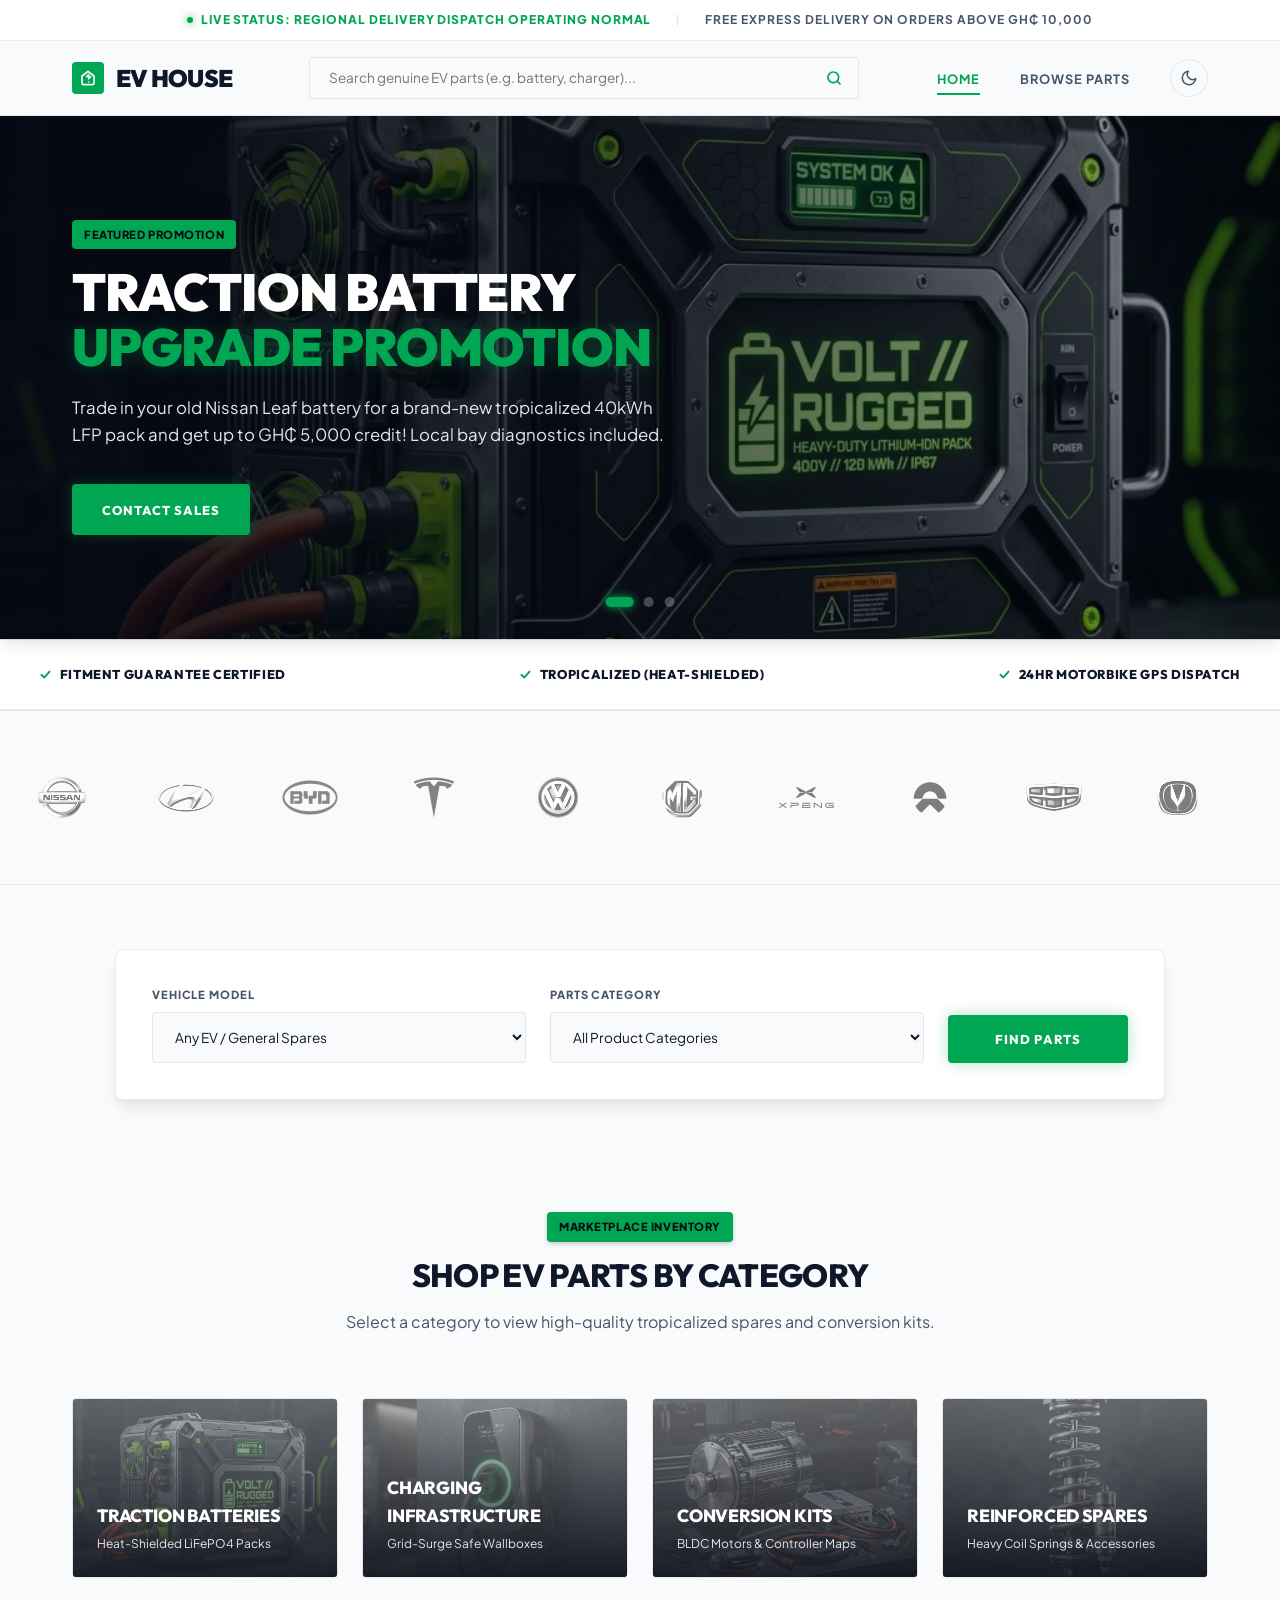
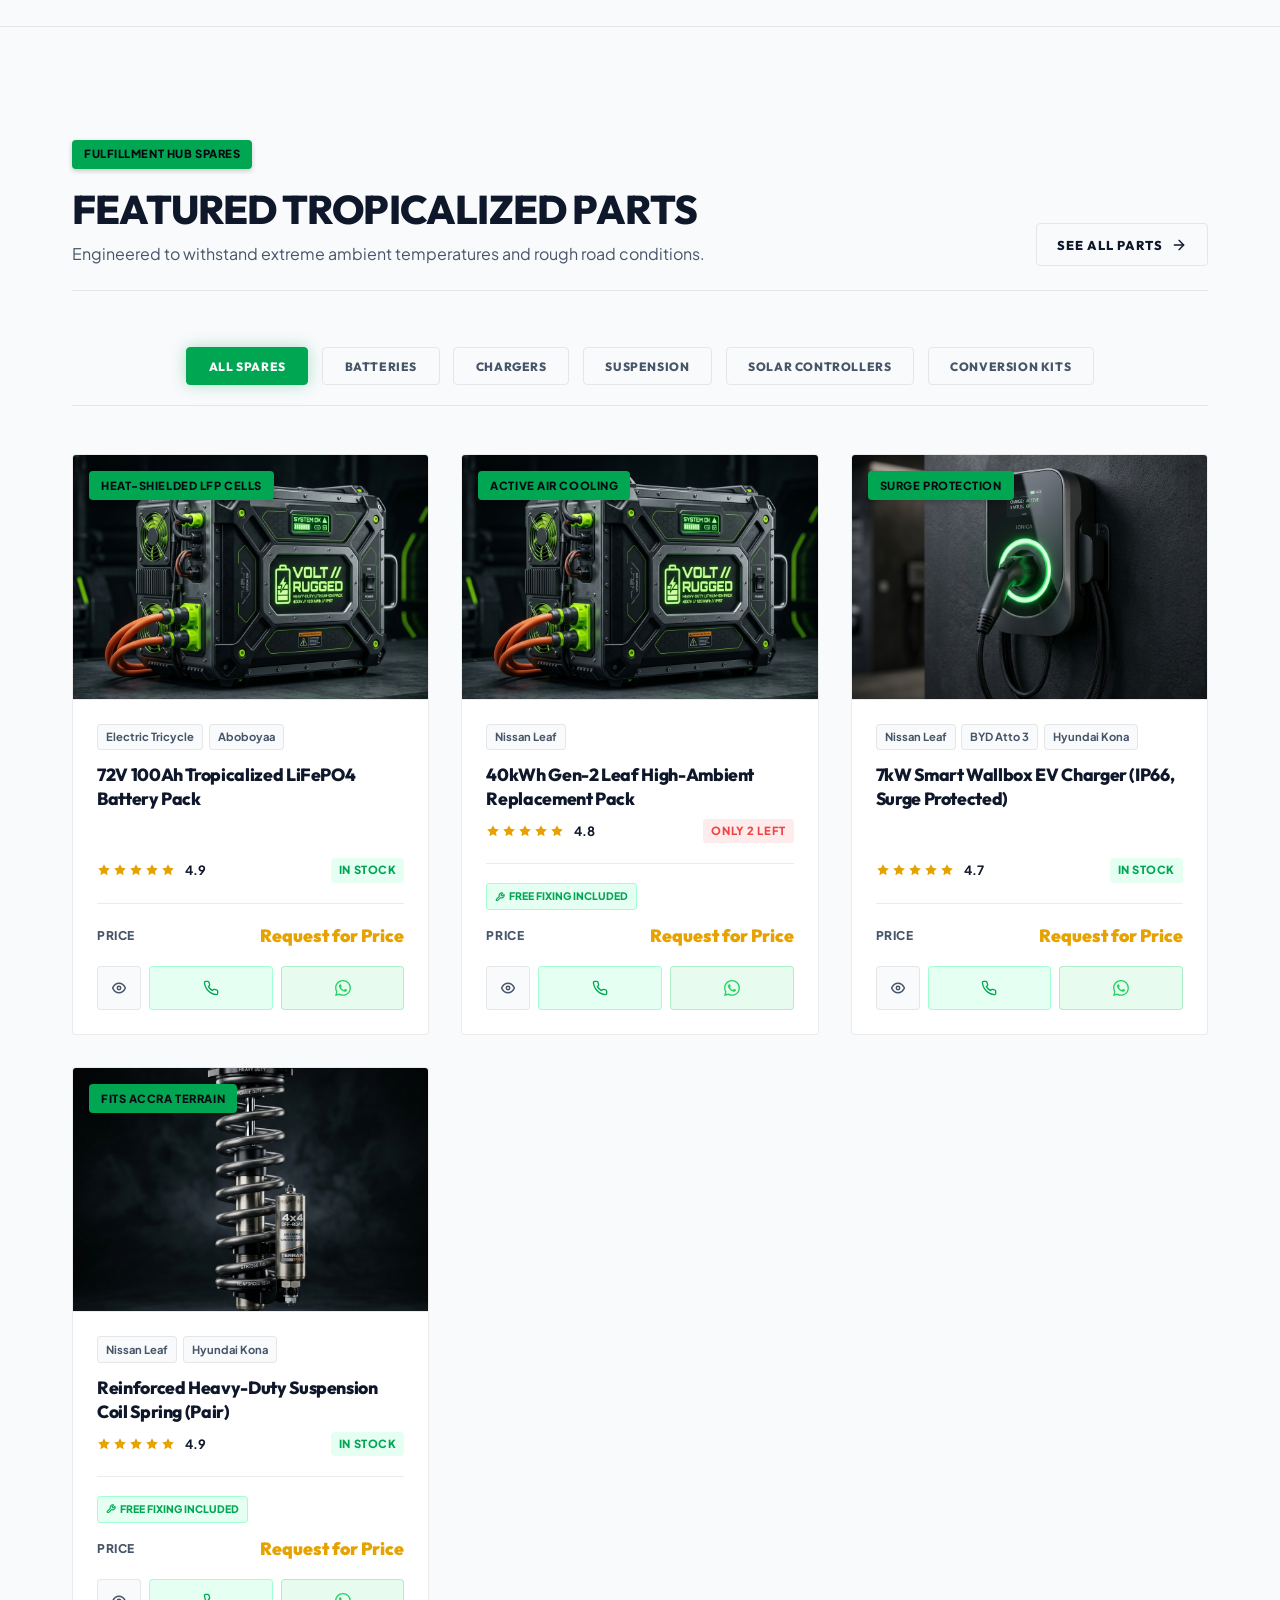
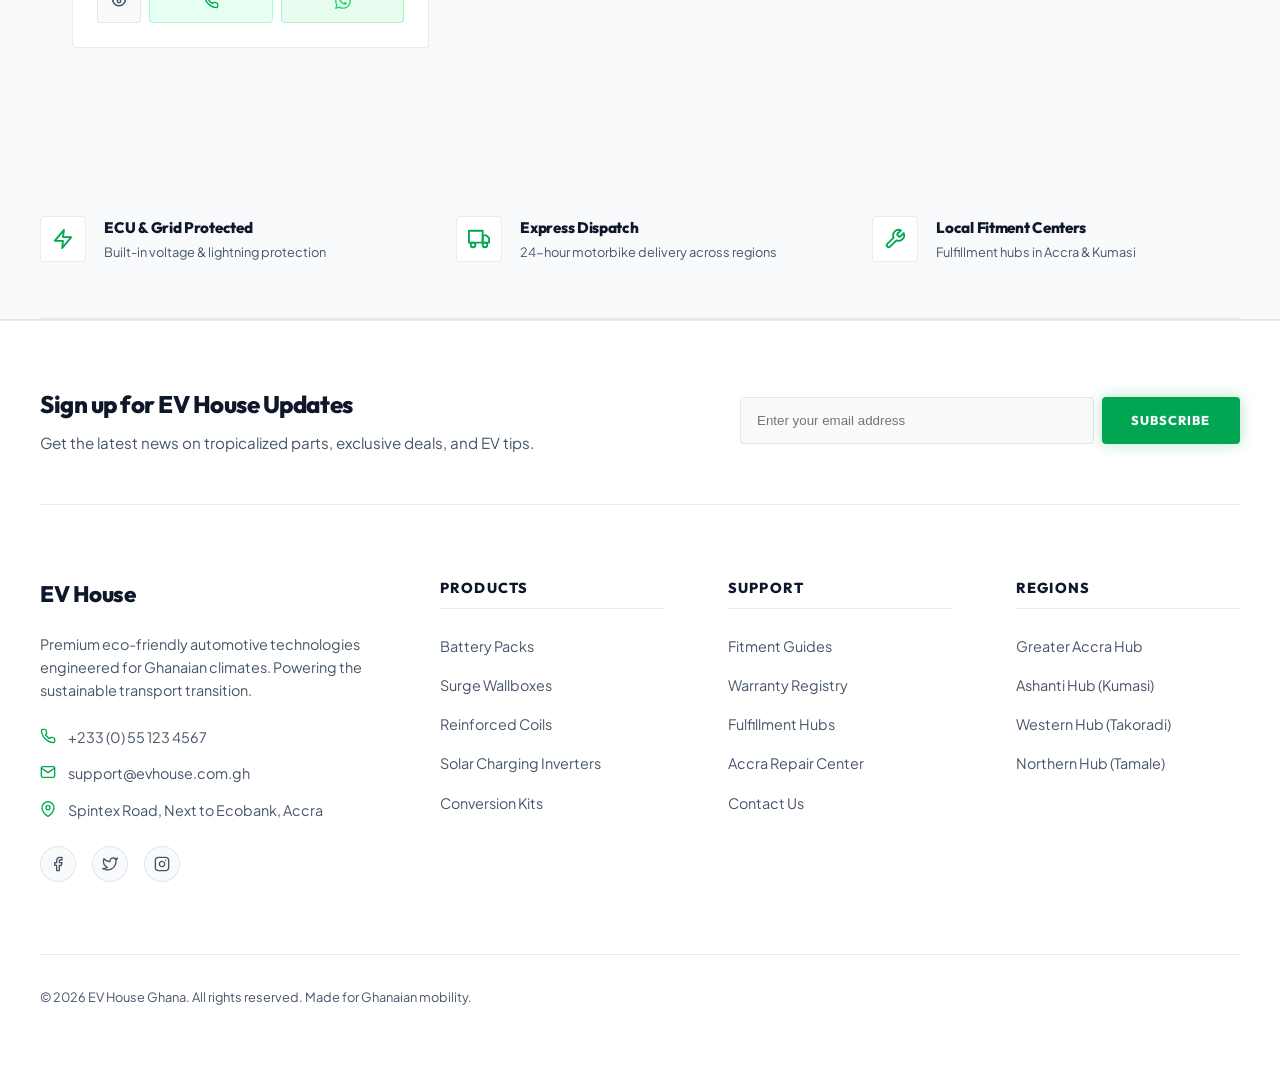
<file: index.html>
<!DOCTYPE html>
<html lang="en">
<head>
  <meta charset="UTF-8">
  <meta name="viewport" content="width=device-width, initial-scale=1.0, viewport-fit=cover">
  <meta name="theme-color" content="#f8fafc" media="(prefers-color-scheme: light)">
  <meta name="theme-color" content="#060913" media="(prefers-color-scheme: dark)">
  <meta name="theme-color" id="meta-theme-color" content="#f8fafc">
  <title>EV House - Genuine Tropicalized EV Parts & Conversions Ghana</title>
  <meta name="description" content="EV House is Ghana's leading e-commerce platform for tropicalized electric vehicle parts, smart charging stations, solar hubs, and EV conversion kits.">
  <link rel="stylesheet" href="styles/main.css">
</head>
<body>

  <!-- Premium Announcement Notice Bar -->
  <div class="utility-banner" id="announcement-bar">
    <div class="live-indicator">
      <div class="live-dot"></div>
      <span>LIVE STATUS: Regional Delivery Dispatch Operating Normal</span>
    </div>
    <span style="color:var(--color-border);">|</span>
    <span>Free Express Delivery on orders above <strong>GH₵ 10,000</strong></span>
  </div>

  <!-- Top Navigation Header -->
  <header>
    <div class="nav-container">
      <a href="index.html" class="logo" id="header-logo">
        <div class="logo-icon">
          <svg xmlns="http://www.w3.org/2000/svg" width="16" height="16" viewBox="0 0 24 24" fill="none" stroke="currentColor" stroke-width="2.5" stroke-linecap="round" stroke-linejoin="round" style="color:var(--color-bg-deep);"><path d="m3 9 9-7 9 7v11a2 2 0 0 1-2 2H5a2 2 0 0 1-2-2z"/><path d="M13 18h.01"/><path d="m10 10 3-3v6l3-3"/></svg>
        </div>
        <span>EV House</span>
      </a>
      <div class="header-search">
        <input type="text" id="header-search-input" placeholder="Search genuine EV parts (e.g. battery, charger)...">
        <button id="header-search-btn" title="Search catalog">
          <svg xmlns="http://www.w3.org/2000/svg" width="16" height="16" viewBox="0 0 24 24" fill="none" stroke="currentColor" stroke-width="2.5" stroke-linecap="round" stroke-linejoin="round"><circle cx="11" cy="11" r="8"/><line x1="21" y1="21" x2="16.65" y2="16.65"/></svg>
        </button>
      </div>
      <div class="nav-right">
        <nav class="desktop-nav" id="main-nav">
          <ul class="nav-links">
            <li><a href="index.html" class="active" id="nav-home">Home</a></li>
            <li><a href="catalog.html" id="nav-catalog">Browse Parts</a></li>
          </ul>
        </nav>
        <div class="nav-actions">
          <button class="theme-toggle" id="theme-toggle-btn" aria-label="Toggle Dark/Light Mode">
            <svg class="icon-sun" xmlns="http://www.w3.org/2000/svg" width="18" height="18" viewBox="0 0 24 24" fill="none" stroke="currentColor" stroke-width="2" stroke-linecap="round" stroke-linejoin="round" style="display:none;"><circle cx="12" cy="12" r="5"/><line x1="12" y1="1" x2="12" y2="3"/><line x1="12" y1="21" x2="12" y2="23"/><line x1="4.22" y1="4.22" x2="5.64" y2="5.64"/><line x1="18.36" y1="18.36" x2="19.78" y2="19.78"/><line x1="1" y1="12" x2="3" y2="12"/><line x1="21" y1="12" x2="23" y2="12"/><line x1="4.22" y1="19.78" x2="5.64" y2="18.36"/><line x1="18.36" y1="5.64" x2="19.78" y2="4.22"/></svg>
            <svg class="icon-moon" xmlns="http://www.w3.org/2000/svg" width="18" height="18" viewBox="0 0 24 24" fill="none" stroke="currentColor" stroke-width="2" stroke-linecap="round" stroke-linejoin="round"><path d="M21 12.79A9 9 0 1 1 11.21 3 7 7 0 0 0 21 12.79z"/></svg>
          </button>
          <button class="mobile-menu-btn" id="mobile-menu-btn" aria-label="Toggle Menu">
            <span class="hamburger-bar"></span>
            <span class="hamburger-bar"></span>
            <span class="hamburger-bar"></span>
          </button>
        </div>
      </div>
    </div>
  </header>

  <!-- Full-Width Promo Campaigns Slideshow Slider -->
  <section class="promo-section" style="background: var(--color-bg-deep); border-bottom: 1px solid var(--color-border); padding: 0;">
    <div class="promo-slider">
      <!-- Slide 1 -->
      <div class="promo-slide active" style="background-image: url('images/product_battery_1783794876013.jpg');">
        <div class="container" style="position: relative; z-index: 2; width: 100%;">
          <div class="promo-content">
            <span class="badge badge-eco" style="margin-bottom:1rem;">Featured Promotion</span>
            <h2 class="promo-title">TRACTION BATTERY <span>UPGRADE PROMOTION</span></h2>
            <p class="promo-desc">Trade in your old Nissan Leaf battery for a brand-new tropicalized 40kWh LFP pack and get up to GH₵ 5,000 credit! Local bay diagnostics included.</p>
            <a href="catalog.html?category=batteries" class="btn btn-primary">Contact Sales</a>
          </div>
        </div>
      </div>
      <!-- Slide 2 -->
      <div class="promo-slide" style="background-image: url('images/product_solar_1783794910248.jpg');">
        <div class="container" style="position: relative; z-index: 2; width: 100%;">
          <div class="promo-content">
            <span class="badge badge-gold" style="margin-bottom:1rem;">Solar Charging</span>
            <h2 class="promo-title">GO OFF-GRID <span>WITH SOLAR POWER</span></h2>
            <p class="promo-desc">Direct-charge your EV drivetrain from solar roof cells. Combine our 5kW MPPT hybrid inverter with solar arrays for zero fuel bills.</p>
            <a href="catalog.html?category=solar" class="btn btn-primary">Contact Sales</a>
          </div>
        </div>
      </div>
      <!-- Slide 3 -->
      <div class="promo-slide" style="background-image: url('images/product_motor_1783794902321.jpg');">
        <div class="container" style="position: relative; z-index: 2; width: 100%;">
          <div class="promo-content">
            <span class="badge badge-eco" style="margin-bottom:1rem;">Retrofit Spares</span>
            <h2 class="promo-title">COMPLETE <span>EV CONVERSION KITS</span></h2>
            <p class="promo-desc">Convert standard combustion sedans or tricycles. High-torque BLDC motors & custom mapped controller ECUs calibrated for Greater Accra.</p>
            <a href="catalog.html?category=conversion" class="btn btn-primary">Contact Sales</a>
          </div>
        </div>
      </div>
      <!-- Dots -->
      <div class="slider-dots">
        <span class="slider-dot active"></span>
        <span class="slider-dot"></span>
        <span class="slider-dot"></span>
      </div>
    </div>
  </section>

  <!-- E-commerce Reassurance Value Pillars Bar -->
  <div class="features-bar-container">
    <div class="features-bar">
      <div class="bar-item">
        <span class="bar-bullet">✓</span>
        <span>Fitment Guarantee Certified</span>
      </div>
      <div class="bar-item">
        <span class="bar-bullet">✓</span>
        <span>Tropicalized (Heat-Shielded)</span>
      </div>
      <div class="bar-item">
        <span class="bar-bullet">✓</span>
        <span>24hr Motorbike GPS Dispatch</span>
      </div>
    </div>
  </div>
  <!-- Manufacturer Partner Brands Row (CompuGhana style) -->
  <section class="brands-section">
    <div class="brands-carousel-container">
      <div class="brands-carousel-track">
        <!-- Group 1 -->
        <div class="brands-group">
          <img src="images/brand-nissan.png" alt="Nissan" class="brand-logo-img">
          <img src="images/brand-hyundai.png" alt="Hyundai" class="brand-logo-img">
          <img src="images/brand-byd.png" alt="BYD" class="brand-logo-img">
          <img src="images/brand-tesla.png" alt="Tesla" class="brand-logo-img">
          <img src="images/brand-vw.png" alt="Volkswagen" class="brand-logo-img">
          <img src="images/brand-mg.png" alt="MG" class="brand-logo-img">
          <img src="images/brand-xpeng.png" alt="XPeng" class="brand-logo-img">
          <img src="images/brand-nio.png" alt="NIO" class="brand-logo-img">
          <img src="images/brand-geely.png" alt="Geely" class="brand-logo-img">
          <img src="images/brand-changan.png" alt="Changan" class="brand-logo-img">
        </div>
        <!-- Group 2 -->
        <div class="brands-group" aria-hidden="true">
          <img src="images/brand-nissan.png" alt="Nissan" class="brand-logo-img">
          <img src="images/brand-hyundai.png" alt="Hyundai" class="brand-logo-img">
          <img src="images/brand-byd.png" alt="BYD" class="brand-logo-img">
          <img src="images/brand-tesla.png" alt="Tesla" class="brand-logo-img">
          <img src="images/brand-vw.png" alt="Volkswagen" class="brand-logo-img">
          <img src="images/brand-mg.png" alt="MG" class="brand-logo-img">
          <img src="images/brand-xpeng.png" alt="XPeng" class="brand-logo-img">
          <img src="images/brand-nio.png" alt="NIO" class="brand-logo-img">
          <img src="images/brand-geely.png" alt="Geely" class="brand-logo-img">
          <img src="images/brand-changan.png" alt="Changan" class="brand-logo-img">
        </div>
        <!-- Group 3 -->
        <div class="brands-group" aria-hidden="true">
          <img src="images/brand-nissan.png" alt="Nissan" class="brand-logo-img">
          <img src="images/brand-hyundai.png" alt="Hyundai" class="brand-logo-img">
          <img src="images/brand-byd.png" alt="BYD" class="brand-logo-img">
          <img src="images/brand-tesla.png" alt="Tesla" class="brand-logo-img">
          <img src="images/brand-vw.png" alt="Volkswagen" class="brand-logo-img">
          <img src="images/brand-mg.png" alt="MG" class="brand-logo-img">
          <img src="images/brand-xpeng.png" alt="XPeng" class="brand-logo-img">
          <img src="images/brand-nio.png" alt="NIO" class="brand-logo-img">
          <img src="images/brand-geely.png" alt="Geely" class="brand-logo-img">
          <img src="images/brand-changan.png" alt="Changan" class="brand-logo-img">
        </div>
        <!-- Group 4 -->
        <div class="brands-group" aria-hidden="true">
          <img src="images/brand-nissan.png" alt="Nissan" class="brand-logo-img">
          <img src="images/brand-hyundai.png" alt="Hyundai" class="brand-logo-img">
          <img src="images/brand-byd.png" alt="BYD" class="brand-logo-img">
          <img src="images/brand-tesla.png" alt="Tesla" class="brand-logo-img">
          <img src="images/brand-vw.png" alt="Volkswagen" class="brand-logo-img">
          <img src="images/brand-mg.png" alt="MG" class="brand-logo-img">
          <img src="images/brand-xpeng.png" alt="XPeng" class="brand-logo-img">
          <img src="images/brand-nio.png" alt="NIO" class="brand-logo-img">
          <img src="images/brand-geely.png" alt="Geely" class="brand-logo-img">
          <img src="images/brand-changan.png" alt="Changan" class="brand-logo-img">
        </div>
      </div>
    </div>
  </section>

  <!-- Vehicle Matcher Widget (Overlapped) -->
  <div class="matcher-container">
    <div class="matcher-card" id="vehicle-matcher-card">
      <form class="matcher-form" id="vehicle-matcher-form">
        <div class="form-group">
          <label for="matcher-vehicle">Vehicle Model</label>
          <select class="form-select" id="matcher-vehicle" required>
            <option value="all">Any EV / General Spares</option>
            <option value="Nissan Leaf">Nissan Leaf (ZE0/AZE0)</option>
            <option value="BYD Atto 3">BYD Atto 3</option>
            <option value="Electric Tricycle">Electric Tricycle (Aboboyaa)</option>
            <option value="Hyundai Kona">Hyundai Kona EV</option>
          </select>
        </div>
        <div class="form-group">
          <label for="matcher-category">Parts Category</label>
          <select class="form-select" id="matcher-category">
            <option value="all">All Product Categories</option>
            <option value="batteries">Tropicalized Batteries</option>
            <option value="chargers">Grid-Surge Protected Chargers</option>
            <option value="suspension">Pothole-Reinforced Suspension</option>
            <option value="solar">Solar EV charging controllers</option>
            <option value="conversion">Conversion Kits</option>
          </select>
        </div>
        <button type="submit" class="btn btn-primary" id="btn-matcher-find" style="width: 100%; height: 48px;">
          Find Parts
        </button>
      </form>
    </div>
  </div>

  <!-- Trending EV Parts Categories Visual Grid -->
  <section style="background: var(--color-bg-deep); padding: 5rem 0 3rem 0; border-bottom: 1px solid var(--color-border);">
    <div style="text-align: center; margin-bottom: 1.25rem; padding: 0 2rem;">
      <span class="badge badge-eco" style="margin-bottom: 0.5rem;">Marketplace Inventory</span>
      <h2 style="font-size: 2rem; text-transform: uppercase;">Shop EV Parts by Category</h2>
      <p style="color: var(--color-text-slate); max-width: 600px; margin: 0.5rem auto 0 auto;">Select a category to view high-quality tropicalized spares and conversion kits.</p>
    </div>
    
    <div class="category-grid">
      <div class="category-card" onclick="window.location.href='catalog.html?category=batteries'">
        <img class="category-card-img" src="images/product_battery_1783794876013.jpg" alt="Traction Batteries">
        <div class="category-card-content">
          <h4 class="category-card-title">Traction Batteries</h4>
          <span class="category-card-desc">Heat-Shielded LiFePO4 Packs</span>
        </div>
      </div>
      <div class="category-card" onclick="window.location.href='catalog.html?category=chargers'">
        <img class="category-card-img" src="images/product_charger_1783794883988.jpg" alt="Charging Stations">
        <div class="category-card-content">
          <h4 class="category-card-title">Charging Infrastructure</h4>
          <span class="category-card-desc">Grid-Surge Safe Wallboxes</span>
        </div>
      </div>
      <div class="category-card" onclick="window.location.href='catalog.html?category=conversion'">
        <img class="category-card-img" src="images/product_motor_1783794902321.jpg" alt="Conversion Kits">
        <div class="category-card-content">
          <h4 class="category-card-title">Conversion Kits</h4>
          <span class="category-card-desc">BLDC Motors & Controller Maps</span>
        </div>
      </div>
      <div class="category-card" onclick="window.location.href='catalog.html?category=suspension'">
        <img class="category-card-img" src="images/product_suspension_1783794894109.jpg" alt="Reinforced Suspension">
        <div class="category-card-content">
          <h4 class="category-card-title">Reinforced Spares</h4>
          <span class="category-card-desc">Heavy Coil Springs & Accessories</span>
        </div>
      </div>
    </div>
  </section>



  <!-- Featured Grid Section -->
  <section class="featured-section" id="featured-products">
    <div class="container">
      <div class="section-header">
        <div class="section-title">
          <span class="badge badge-eco" style="margin-bottom: 0.5rem;">Fulfillment Hub Spares</span>
          <h2>Featured Tropicalized Parts</h2>
          <p>Engineered to withstand extreme ambient temperatures and rough road conditions.</p>
        </div>
        <a href="catalog.html" class="btn btn-secondary" id="featured-see-all" style="padding: 0.65rem 1.25rem;">
          See All Parts
          <svg xmlns="http://www.w3.org/2000/svg" width="16" height="16" viewBox="0 0 24 24" fill="none" stroke="currentColor" stroke-width="2" stroke-linecap="round" stroke-linejoin="round"><line x1="5" y1="12" x2="19" y2="12"/><polyline points="12 5 19 12 12 19"/></svg>
        </a>
      </div>
      
      <!-- Category Tabs (CompuGhana style) -->
      <div class="tab-bar-container">
        <button class="tab-btn active" data-category="all">All Spares</button>
        <button class="tab-btn" data-category="batteries">Batteries</button>
        <button class="tab-btn" data-category="chargers">Chargers</button>
        <button class="tab-btn" data-category="suspension">Suspension</button>
        <button class="tab-btn" data-category="solar">Solar controllers</button>
        <button class="tab-btn" data-category="conversion">Conversion kits</button>
      </div>
      
      <!-- Rendered Dynamically via app.js -->
      <div class="products-grid" id="featured-products-grid">
        <div style="grid-column: 1 / -1; text-align: center; padding: 3rem;">
          <p style="color: var(--color-text-slate);">Loading featured catalog items...</p>
        </div>
      </div>
    </div>
  </section>

  <!-- Trust Badges Bar -->
  <section style="background: var(--color-bg-deep); border-bottom: 1px solid var(--color-border);">
    <div class="trust-badges-bar" id="footer-trust-badges">
      <div class="trust-badge-item">
        <div class="trust-badge-icon">
          <svg xmlns="http://www.w3.org/2000/svg" width="24" height="24" viewBox="0 0 24 24" fill="none" stroke="currentColor" stroke-width="2" stroke-linecap="round" stroke-linejoin="round"><polygon points="13 2 3 14 12 14 11 22 21 10 12 10 13 2"/></svg>
        </div>
        <div class="trust-badge-text">
          <h5>ECU & Grid Protected</h5>
          <p>Built-in voltage & lightning protection</p>
        </div>
      </div>
      <div class="trust-badge-item">
        <div class="trust-badge-icon">
          <svg xmlns="http://www.w3.org/2000/svg" width="24" height="24" viewBox="0 0 24 24" fill="none" stroke="currentColor" stroke-width="2" stroke-linecap="round" stroke-linejoin="round"><rect x="1" y="3" width="15" height="13"/><polygon points="16 8 20 8 23 11 23 16 16 16 16 8"/><circle cx="5.5" cy="18.5" r="2.5"/><circle cx="18.5" cy="18.5" r="2.5"/></svg>
        </div>
        <div class="trust-badge-text">
          <h5>Express Dispatch</h5>
          <p>24-hour motorbike delivery across regions</p>
        </div>
      </div>
      <div class="trust-badge-item">
        <div class="trust-badge-icon">
          <svg xmlns="http://www.w3.org/2000/svg" width="24" height="24" viewBox="0 0 24 24" fill="none" stroke="currentColor" stroke-width="2" stroke-linecap="round" stroke-linejoin="round"><path d="M14.7 6.3a1 1 0 0 0 0 1.4l1.6 1.6a1 1 0 0 0 1.4 0l3.77-3.77a6 6 0 0 1-7.94 7.94l-6.91 6.91a2.12 2.12 0 0 1-3-3l6.91-6.91a6 6 0 0 1 7.94-7.94l-3.76 3.76z"/></svg>
        </div>
        <div class="trust-badge-text">
          <h5>Local Fitment Centers</h5>
          <p>Fulfillment hubs in Accra & Kumasi</p>
        </div>
      </div>
    </div>
  </section>

  <footer class="global-footer">
    <div class="footer-newsletter-section">
      <div class="newsletter-text">
        <h3>Sign up for EV House Updates</h3>
        <p>Get the latest news on tropicalized parts, exclusive deals, and EV tips.</p>
      </div>
      <div class="newsletter-input-group">
        <input type="email" placeholder="Enter your email address">
        <button class="btn btn-primary">Subscribe</button>
      </div>
    </div>
    
    <div class="footer-grid">
      <div class="footer-brand">
        <h3>EV House</h3>
        <p>Premium eco-friendly automotive technologies engineered for Ghanaian climates. Powering the sustainable transport transition.</p>
        <div class="footer-contact-info">
          <div class="footer-contact-item">
            <svg xmlns="http://www.w3.org/2000/svg" width="16" height="16" viewBox="0 0 24 24" fill="none" stroke="currentColor" stroke-width="2" stroke-linecap="round" stroke-linejoin="round"><path d="M22 16.92v3a2 2 0 0 1-2.18 2 19.79 19.79 0 0 1-8.63-3.07 19.5 19.5 0 0 1-6-6 19.79 19.79 0 0 1-3.07-8.67A2 2 0 0 1 4.11 2h3a2 2 0 0 1 2 1.72 12.84 12.84 0 0 0 .7 2.81 2 2 0 0 1-.45 2.11L8.09 9.91a16 16 0 0 0 6 6l1.27-1.27a2 2 0 0 1 2.11-.45 12.84 12.84 0 0 0 2.81.7A2 2 0 0 1 22 16.92z"/></svg>
            <span>+233 (0) 55 123 4567</span>
          </div>
          <div class="footer-contact-item">
            <svg xmlns="http://www.w3.org/2000/svg" width="16" height="16" viewBox="0 0 24 24" fill="none" stroke="currentColor" stroke-width="2" stroke-linecap="round" stroke-linejoin="round"><path d="M4 4h16c1.1 0 2 .9 2 2v12c0 1.1-.9 2-2 2H4c-1.1 0-2-.9-2-2V6c0-1.1.9-2 2-2z"/><polyline points="22,6 12,13 2,6"/></svg>
            <span>support@evhouse.com.gh</span>
          </div>
          <div class="footer-contact-item">
            <svg xmlns="http://www.w3.org/2000/svg" width="16" height="16" viewBox="0 0 24 24" fill="none" stroke="currentColor" stroke-width="2" stroke-linecap="round" stroke-linejoin="round"><path d="M21 10c0 7-9 13-9 13s-9-6-9-13a9 9 0 0 1 18 0z"/><circle cx="12" cy="10" r="3"/></svg>
            <span>Spintex Road, Next to Ecobank, Accra</span>
          </div>
        </div>
        <div class="footer-socials">
          <a href="#" aria-label="Facebook"><svg xmlns="http://www.w3.org/2000/svg" width="16" height="16" viewBox="0 0 24 24" fill="none" stroke="currentColor" stroke-width="2" stroke-linecap="round" stroke-linejoin="round"><path d="M18 2h-3a5 5 0 0 0-5 5v3H7v4h3v8h4v-8h3l1-4h-4V7a1 1 0 0 1 1-1h3z"/></svg></a>
          <a href="#" aria-label="Twitter"><svg xmlns="http://www.w3.org/2000/svg" width="16" height="16" viewBox="0 0 24 24" fill="none" stroke="currentColor" stroke-width="2" stroke-linecap="round" stroke-linejoin="round"><path d="M23 3a10.9 10.9 0 0 1-3.14 1.53 4.48 4.48 0 0 0-7.86 3v1A10.66 10.66 0 0 1 3 4s-4 9 5 13a11.64 11.64 0 0 1-7 2c9 5 20 0 20-11.5a4.5 4.5 0 0 0-.08-.83A7.72 7.72 0 0 0 23 3z"/></svg></a>
          <a href="#" aria-label="Instagram"><svg xmlns="http://www.w3.org/2000/svg" width="16" height="16" viewBox="0 0 24 24" fill="none" stroke="currentColor" stroke-width="2" stroke-linecap="round" stroke-linejoin="round"><rect x="2" y="2" width="20" height="20" rx="5" ry="5"/><path d="M16 11.37A4 4 0 1 1 12.63 8 4 4 0 0 1 16 11.37z"/><line x1="17.5" y1="6.5" x2="17.51" y2="6.5"/></svg></a>
        </div>
      </div>
      <div class="footer-links-col">
        <h4>Products</h4>
        <ul>
          <li><a href="catalog.html">Battery Packs</a></li>
          <li><a href="catalog.html">Surge Wallboxes</a></li>
          <li><a href="catalog.html">Reinforced Coils</a></li>
          <li><a href="catalog.html">Solar Charging Inverters</a></li>
          <li><a href="catalog.html">Conversion Kits</a></li>
        </ul>
      </div>
      <div class="footer-links-col">
        <h4>Support</h4>
        <ul>
          <li><a href="#">Fitment Guides</a></li>
          <li><a href="#">Warranty Registry</a></li>
          <li><a href="#">Fulfillment Hubs</a></li>
          <li><a href="#">Accra Repair Center</a></li>
          <li><a href="#">Contact Us</a></li>
        </ul>
      </div>
      <div class="footer-links-col">
        <h4>Regions</h4>
        <ul>
          <li><a href="#">Greater Accra Hub</a></li>
          <li><a href="#">Ashanti Hub (Kumasi)</a></li>
          <li><a href="#">Western Hub (Takoradi)</a></li>
          <li><a href="#">Northern Hub (Tamale)</a></li>
        </ul>
      </div>
    </div>
    
    <div class="footer-bottom">
      <div class="footer-copyright">
        <p>© 2026 EV House Ghana. All rights reserved. Made for Ghanaian mobility.</p>
      </div>
    </div>
  </footer>

  <!-- Script references -->
  <script src="js/app.js"></script>
</body>
</html>
</file>
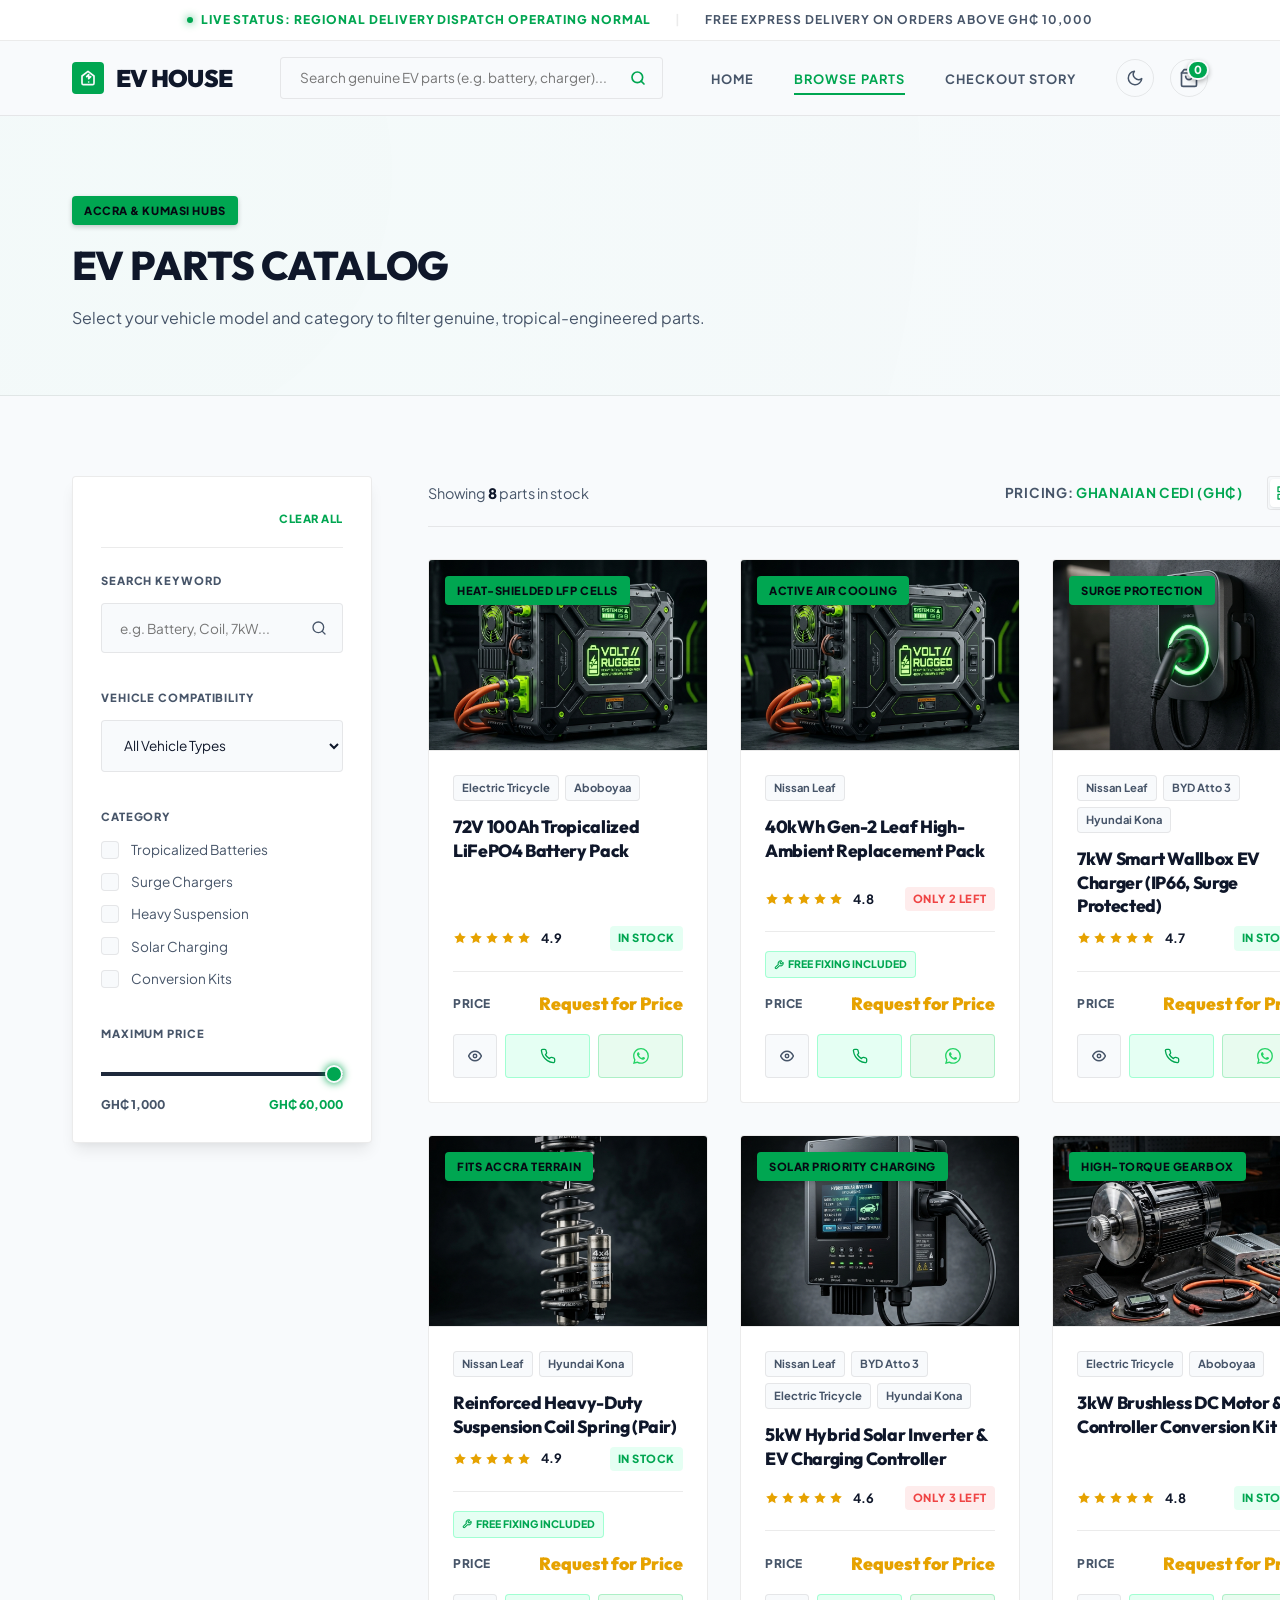
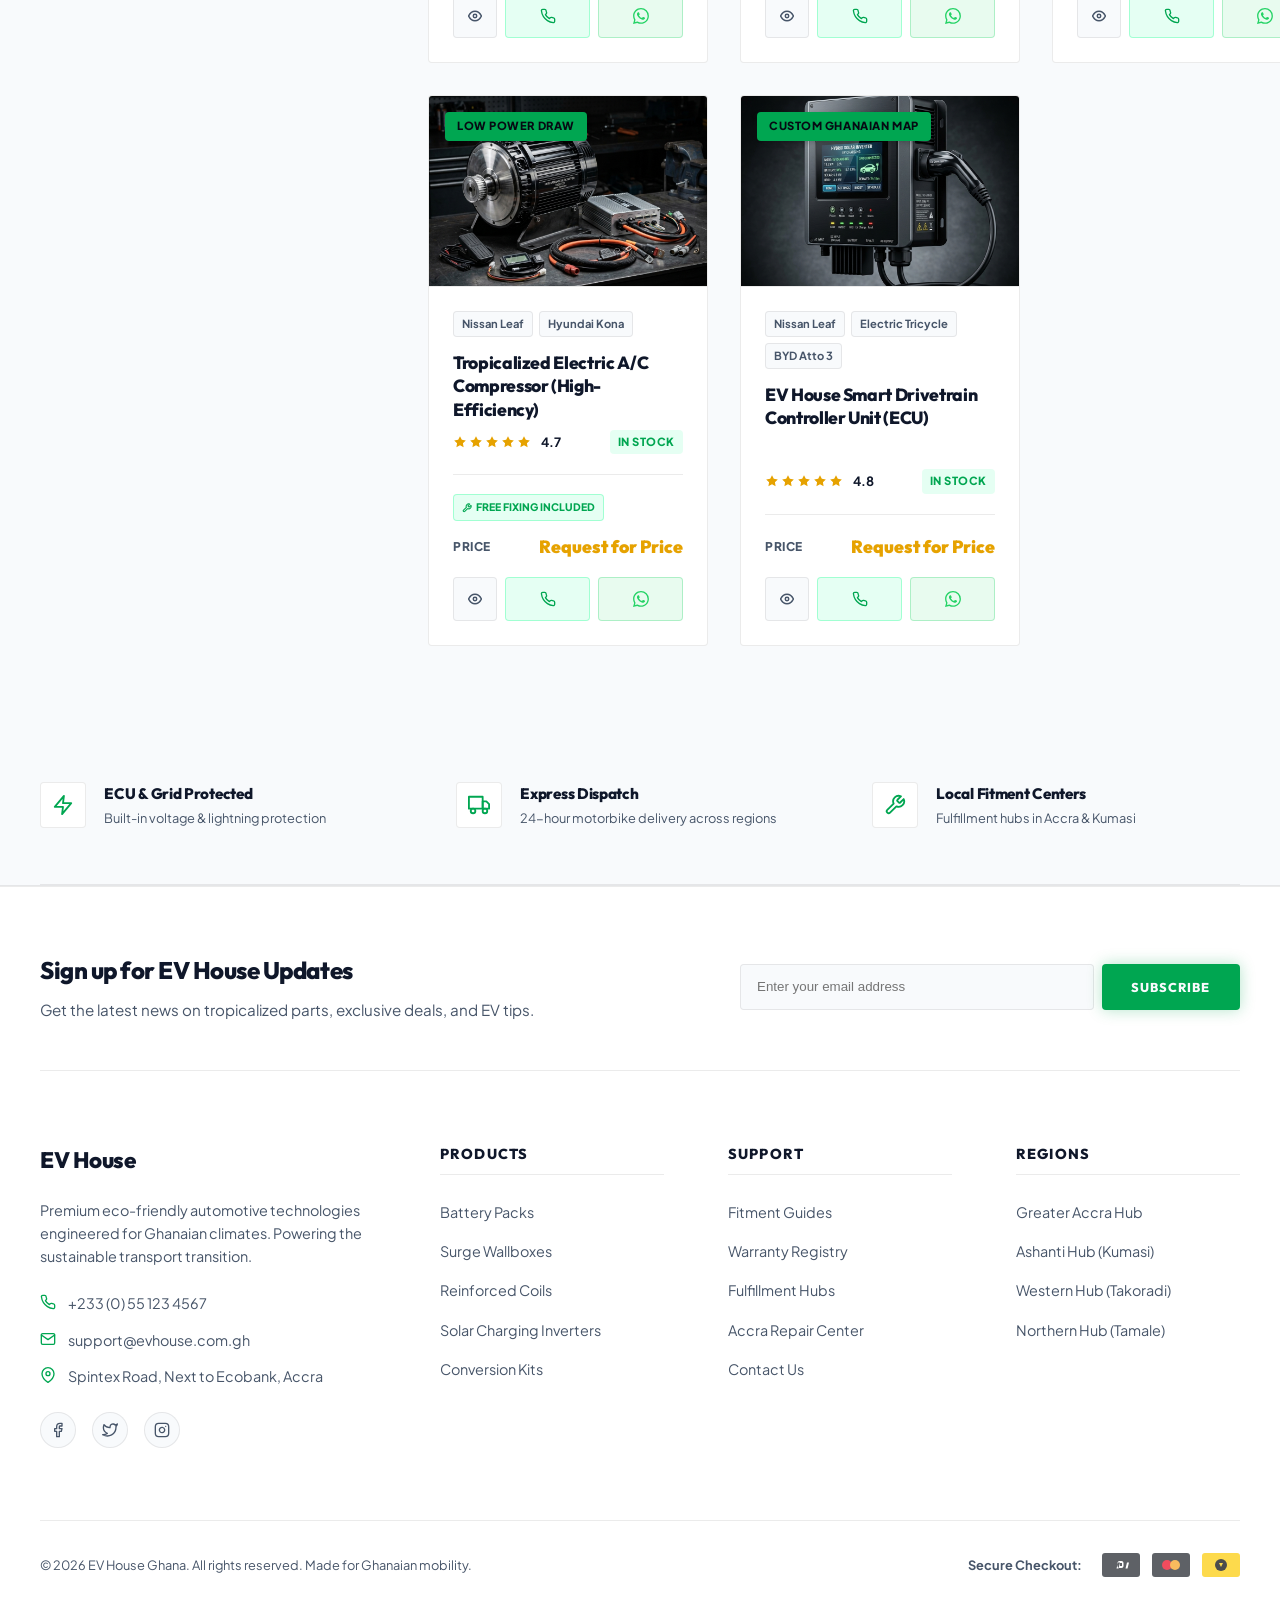
<file: catalog.html>
<!DOCTYPE html>
<html lang="en">
<head>
  <meta charset="UTF-8">
  <meta name="viewport" content="width=device-width, initial-scale=1.0, viewport-fit=cover">
  <meta name="theme-color" content="#f8fafc" media="(prefers-color-scheme: light)">
  <meta name="theme-color" content="#060913" media="(prefers-color-scheme: dark)">
  <meta name="theme-color" id="meta-theme-color" content="#f8fafc">
  <title>Browse Parts - EV House Ghana</title>
  <meta name="description" content="Browse our catalog of tropicalized EV parts, heavy-duty suspension coils, and surge-protected wallboxes matching your electric vehicle model.">
  <link rel="stylesheet" href="styles/main.css">
</head>
<body>

  <!-- Premium Announcement Notice Bar -->
  <div class="utility-banner" id="announcement-bar">
    <div class="live-indicator">
      <div class="live-dot"></div>
      <span>LIVE STATUS: Regional Delivery Dispatch Operating Normal</span>
    </div>
    <span style="color:var(--color-border);">|</span>
    <span>Free Express Delivery on orders above <strong>GH₵ 10,000</strong></span>
  </div>

  <!-- Navigation Header -->
  <header>
    <div class="nav-container">
      <a href="index.html" class="logo" id="header-logo">
        <div class="logo-icon">
          <svg xmlns="http://www.w3.org/2000/svg" width="16" height="16" viewBox="0 0 24 24" fill="none" stroke="currentColor" stroke-width="2.5" stroke-linecap="round" stroke-linejoin="round" style="color:var(--color-bg-deep);"><path d="m3 9 9-7 9 7v11a2 2 0 0 1-2 2H5a2 2 0 0 1-2-2z"/><path d="M13 18h.01"/><path d="m10 10 3-3v6l3-3"/></svg>
        </div>
        <span>EV House</span>
      </a>
      <div class="header-search">
        <input type="text" id="header-search-input" placeholder="Search genuine EV parts (e.g. battery, charger)...">
        <button id="header-search-btn" title="Search catalog">
          <svg xmlns="http://www.w3.org/2000/svg" width="16" height="16" viewBox="0 0 24 24" fill="none" stroke="currentColor" stroke-width="2.5" stroke-linecap="round" stroke-linejoin="round"><circle cx="11" cy="11" r="8"/><line x1="21" y1="21" x2="16.65" y2="16.65"/></svg>
        </button>
      </div>
      <div class="nav-right">
        <nav class="desktop-nav" id="main-nav">
          <ul class="nav-links">
            <li><a href="index.html" id="nav-home">Home</a></li>
            <li><a href="catalog.html" class="active" id="nav-catalog">Browse Parts</a></li>
            <li><a href="checkout-story.html" id="nav-checkout">Checkout Story</a></li>
          </ul>
        </nav>
        <div class="nav-actions">
          <button class="theme-toggle" id="theme-toggle-btn" aria-label="Toggle Dark/Light Mode">
            <svg class="icon-sun" xmlns="http://www.w3.org/2000/svg" width="18" height="18" viewBox="0 0 24 24" fill="none" stroke="currentColor" stroke-width="2" stroke-linecap="round" stroke-linejoin="round" style="display:none;"><circle cx="12" cy="12" r="5"/><line x1="12" y1="1" x2="12" y2="3"/><line x1="12" y1="21" x2="12" y2="23"/><line x1="4.22" y1="4.22" x2="5.64" y2="5.64"/><line x1="18.36" y1="18.36" x2="19.78" y2="19.78"/><line x1="1" y1="12" x2="3" y2="12"/><line x1="21" y1="12" x2="23" y2="12"/><line x1="4.22" y1="19.78" x2="5.64" y2="18.36"/><line x1="18.36" y1="5.64" x2="19.78" y2="4.22"/></svg>
            <svg class="icon-moon" xmlns="http://www.w3.org/2000/svg" width="18" height="18" viewBox="0 0 24 24" fill="none" stroke="currentColor" stroke-width="2" stroke-linecap="round" stroke-linejoin="round"><path d="M21 12.79A9 9 0 1 1 11.21 3 7 7 0 0 0 21 12.79z"/></svg>
          </button>
          <a href="checkout-story.html" class="nav-cart-btn" id="nav-cart-trigger" aria-label="View Cart">
            <div class="cart-icon-wrapper">
              <svg xmlns="http://www.w3.org/2000/svg" width="20" height="20" viewBox="0 0 24 24" fill="none" stroke="currentColor" stroke-width="2" stroke-linecap="round" stroke-linejoin="round">
                <path d="M6 2L3 6v14a2 2 0 0 0 2 2h14a2 2 0 0 0 2-2V6l-3-4z"/>
                <line x1="3" y1="6" x2="21" y2="6"/>
                <path d="M16 10a4 4 0 0 1-8 0"/>
              </svg>
              <span class="nav-cart-badge" id="nav-cart-count">0</span>
            </div>
          </a>
          <button class="mobile-menu-btn" id="mobile-menu-btn" aria-label="Toggle Menu">
            <span class="hamburger-bar"></span>
            <span class="hamburger-bar"></span>
            <span class="hamburger-bar"></span>
          </button>
        </div>
      </div>
    </div>
  </header>

  <!-- Page Header Banner -->
  <section class="catalog-page-header">
    <div class="container">
      <span class="badge badge-eco" style="margin-bottom: 0.5rem;">Accra & Kumasi Hubs</span>
      <h1>EV Parts Catalog</h1>
      <p>Select your vehicle model and category to filter genuine, tropical-engineered parts.</p>
    </div>
  </section>

  <!-- Catalog Layout -->
  <main class="catalog-layout">
    
    <!-- Sidebar Filters -->
    <aside class="catalog-sidebar" id="filter-sidebar">
      <div class="sidebar-title">
        <h3 style="font-size: 1.1rem; color: white;">Filters</h3>
        <span class="clear-filters" id="clear-all-filters">Clear All</span>
      </div>
      
      <!-- Filter: Search -->
      <div class="filter-section">
        <label class="filter-section-title" for="catalog-search">Search Keyword</label>
        <div class="search-input-wrapper" style="position:relative;">
          <input type="text" class="form-input" id="catalog-search" placeholder="e.g. Battery, Coil, 7kW..." style="padding-right: 2.5rem; width:100%;">
          <div class="search-icon" style="position: absolute; right: 1rem; top: 50%; transform: translateY(-50%); color: var(--color-text-slate); display:flex; align-items:center;">
            <svg xmlns="http://www.w3.org/2000/svg" width="16" height="16" viewBox="0 0 24 24" fill="none" stroke="currentColor" stroke-width="2" stroke-linecap="round" stroke-linejoin="round"><circle cx="11" cy="11" r="8"/><line x1="21" y1="21" x2="16.65" y2="16.65"/></svg>
          </div>
        </div>
      </div>
      
      <!-- Filter: Vehicle Compatibility -->
      <div class="filter-section">
        <label class="filter-section-title" for="filter-vehicle">Vehicle Compatibility</label>
        <select class="form-select" id="filter-vehicle" style="width:100%;">
          <option value="all">All Vehicle Types</option>
          <option value="Nissan Leaf">Nissan Leaf (ZE0/AZE0)</option>
          <option value="BYD Atto 3">BYD Atto 3</option>
          <option value="Electric Tricycle">Electric Tricycle (Aboboyaa)</option>
          <option value="Hyundai Kona">Hyundai Kona EV</option>
        </select>
      </div>
      
      <!-- Filter: Categories -->
      <div class="filter-section">
        <span class="filter-section-title">Category</span>
        <div class="category-filter-list">
          <label class="filter-checkbox-label">
            <input type="checkbox" class="category-filter" value="batteries">
            <span>Tropicalized Batteries</span>
          </label>
          <label class="filter-checkbox-label">
            <input type="checkbox" class="category-filter" value="chargers">
            <span>Surge Chargers</span>
          </label>
          <label class="filter-checkbox-label">
            <input type="checkbox" class="category-filter" value="suspension">
            <span>Heavy Suspension</span>
          </label>
          <label class="filter-checkbox-label">
            <input type="checkbox" class="category-filter" value="solar">
            <span>Solar Charging</span>
          </label>
          <label class="filter-checkbox-label">
            <input type="checkbox" class="category-filter" value="conversion">
            <span>Conversion Kits</span>
          </label>
        </div>
      </div>
      
      <!-- Filter: Price Range -->
      <div class="filter-section" style="margin-bottom: 0;">
        <span class="filter-section-title">Maximum Price</span>
        <input type="range" class="price-range-slider" id="filter-price-slider" min="1000" max="60000" step="500" value="60000">
        <div class="price-slider-outputs">
          <span>GH₵ 1,000</span>
          <span id="price-slider-value" style="color: var(--color-primary-neon);">GH₵ 60,000</span>
        </div>
      </div>
    </aside>

    <!-- Main Results Grid Area -->
    <div class="catalog-main-content">
      <div class="catalog-header-bar">
        <div style="display: flex; align-items: center; gap: 1rem;">
          <button id="mobile-filter-btn" class="btn btn-outline" style="display: none; padding: 0.4rem 0.85rem; font-size: 0.8rem;">
            <svg xmlns="http://www.w3.org/2000/svg" width="14" height="14" viewBox="0 0 24 24" fill="none" stroke="currentColor" stroke-width="2" stroke-linecap="round" stroke-linejoin="round" style="margin-right: 0.4rem;"><polygon points="22 3 2 3 10 12.46 10 19 14 21 14 12.46 22 3"></polygon></svg>
            Filters
          </button>
          <div class="results-count">
            Showing <span id="catalog-result-count">8</span> parts in stock
          </div>
        </div>
        <div class="header-actions-right" style="display: flex; align-items: center; gap: 1.5rem;">
          <div style="font-size: 0.85rem; color: var(--color-text-slate); font-weight: 700; text-transform:uppercase; letter-spacing:0.05em;">
            Pricing: <strong style="color: var(--color-primary-neon);">Ghanaian Cedi (GH₵)</strong>
          </div>
          <div class="view-toggles" style="display: flex; gap: 0.25rem; border: 1px solid var(--color-border); padding: 0.15rem; border-radius: var(--radius-sm); background: var(--color-bg-deep);">
            <button id="view-grid" class="view-btn active" title="Grid View" aria-label="Grid View">
              <svg xmlns="http://www.w3.org/2000/svg" width="16" height="16" viewBox="0 0 24 24" fill="none" stroke="currentColor" stroke-width="2" stroke-linecap="round" stroke-linejoin="round"><rect x="3" y="3" width="7" height="7"/><rect x="14" y="3" width="7" height="7"/><rect x="14" y="14" width="7" height="7"/><rect x="3" y="14" width="7" height="7"/></svg>
            </button>
            <button id="view-list" class="view-btn" title="List View" aria-label="List View">
              <svg xmlns="http://www.w3.org/2000/svg" width="16" height="16" viewBox="0 0 24 24" fill="none" stroke="currentColor" stroke-width="2" stroke-linecap="round" stroke-linejoin="round"><line x1="8" y1="6" x2="21" y2="6"/><line x1="8" y1="12" x2="21" y2="12"/><line x1="8" y1="18" x2="21" y2="18"/><line x1="3" y1="6" x2="3.01" y2="6"/><line x1="3" y1="12" x2="3.01" y2="12"/><line x1="3" y1="18" x2="3.01" y2="18"/></svg>
            </button>
          </div>
        </div>
      </div>
      
      <!-- Dynamic Products Grid -->
      <div class="products-grid" id="catalog-grid">
        <div style="grid-column: 1 / -1; text-align: center; padding: 4rem;">
          <p style="color: var(--color-text-slate);">Initialising parts catalog...</p>
        </div>
      </div>
    </div>
  </main>

  <!-- Trust Badges Bar -->
  <section style="background: var(--color-bg-deep); border-bottom: 1px solid var(--color-border);">
    <div class="trust-badges-bar" id="footer-trust-badges">
      <div class="trust-badge-item">
        <div class="trust-badge-icon">
          <svg xmlns="http://www.w3.org/2000/svg" width="24" height="24" viewBox="0 0 24 24" fill="none" stroke="currentColor" stroke-width="2" stroke-linecap="round" stroke-linejoin="round"><polygon points="13 2 3 14 12 14 11 22 21 10 12 10 13 2"/></svg>
        </div>
        <div class="trust-badge-text">
          <h5>ECU & Grid Protected</h5>
          <p>Built-in voltage & lightning protection</p>
        </div>
      </div>
      <div class="trust-badge-item">
        <div class="trust-badge-icon">
          <svg xmlns="http://www.w3.org/2000/svg" width="24" height="24" viewBox="0 0 24 24" fill="none" stroke="currentColor" stroke-width="2" stroke-linecap="round" stroke-linejoin="round"><rect x="1" y="3" width="15" height="13"/><polygon points="16 8 20 8 23 11 23 16 16 16 16 8"/><circle cx="5.5" cy="18.5" r="2.5"/><circle cx="18.5" cy="18.5" r="2.5"/></svg>
        </div>
        <div class="trust-badge-text">
          <h5>Express Dispatch</h5>
          <p>24-hour motorbike delivery across regions</p>
        </div>
      </div>
      <div class="trust-badge-item">
        <div class="trust-badge-icon">
          <svg xmlns="http://www.w3.org/2000/svg" width="24" height="24" viewBox="0 0 24 24" fill="none" stroke="currentColor" stroke-width="2" stroke-linecap="round" stroke-linejoin="round"><path d="M14.7 6.3a1 1 0 0 0 0 1.4l1.6 1.6a1 1 0 0 0 1.4 0l3.77-3.77a6 6 0 0 1-7.94 7.94l-6.91 6.91a2.12 2.12 0 0 1-3-3l6.91-6.91a6 6 0 0 1 7.94-7.94l-3.76 3.76z"/></svg>
        </div>
        <div class="trust-badge-text">
          <h5>Local Fitment Centers</h5>
          <p>Fulfillment hubs in Accra & Kumasi</p>
        </div>
      </div>
    </div>
  </section>

  <footer class="global-footer">
    <div class="footer-newsletter-section">
      <div class="newsletter-text">
        <h3>Sign up for EV House Updates</h3>
        <p>Get the latest news on tropicalized parts, exclusive deals, and EV tips.</p>
      </div>
      <div class="newsletter-input-group">
        <input type="email" placeholder="Enter your email address">
        <button class="btn btn-primary">Subscribe</button>
      </div>
    </div>
    
    <div class="footer-grid">
      <div class="footer-brand">
        <h3>EV House</h3>
        <p>Premium eco-friendly automotive technologies engineered for Ghanaian climates. Powering the sustainable transport transition.</p>
        <div class="footer-contact-info">
          <div class="footer-contact-item">
            <svg xmlns="http://www.w3.org/2000/svg" width="16" height="16" viewBox="0 0 24 24" fill="none" stroke="currentColor" stroke-width="2" stroke-linecap="round" stroke-linejoin="round"><path d="M22 16.92v3a2 2 0 0 1-2.18 2 19.79 19.79 0 0 1-8.63-3.07 19.5 19.5 0 0 1-6-6 19.79 19.79 0 0 1-3.07-8.67A2 2 0 0 1 4.11 2h3a2 2 0 0 1 2 1.72 12.84 12.84 0 0 0 .7 2.81 2 2 0 0 1-.45 2.11L8.09 9.91a16 16 0 0 0 6 6l1.27-1.27a2 2 0 0 1 2.11-.45 12.84 12.84 0 0 0 2.81.7A2 2 0 0 1 22 16.92z"/></svg>
            <span>+233 (0) 55 123 4567</span>
          </div>
          <div class="footer-contact-item">
            <svg xmlns="http://www.w3.org/2000/svg" width="16" height="16" viewBox="0 0 24 24" fill="none" stroke="currentColor" stroke-width="2" stroke-linecap="round" stroke-linejoin="round"><path d="M4 4h16c1.1 0 2 .9 2 2v12c0 1.1-.9 2-2 2H4c-1.1 0-2-.9-2-2V6c0-1.1.9-2 2-2z"/><polyline points="22,6 12,13 2,6"/></svg>
            <span>support@evhouse.com.gh</span>
          </div>
          <div class="footer-contact-item">
            <svg xmlns="http://www.w3.org/2000/svg" width="16" height="16" viewBox="0 0 24 24" fill="none" stroke="currentColor" stroke-width="2" stroke-linecap="round" stroke-linejoin="round"><path d="M21 10c0 7-9 13-9 13s-9-6-9-13a9 9 0 0 1 18 0z"/><circle cx="12" cy="10" r="3"/></svg>
            <span>Spintex Road, Next to Ecobank, Accra</span>
          </div>
        </div>
        <div class="footer-socials">
          <a href="#" aria-label="Facebook"><svg xmlns="http://www.w3.org/2000/svg" width="16" height="16" viewBox="0 0 24 24" fill="none" stroke="currentColor" stroke-width="2" stroke-linecap="round" stroke-linejoin="round"><path d="M18 2h-3a5 5 0 0 0-5 5v3H7v4h3v8h4v-8h3l1-4h-4V7a1 1 0 0 1 1-1h3z"/></svg></a>
          <a href="#" aria-label="Twitter"><svg xmlns="http://www.w3.org/2000/svg" width="16" height="16" viewBox="0 0 24 24" fill="none" stroke="currentColor" stroke-width="2" stroke-linecap="round" stroke-linejoin="round"><path d="M23 3a10.9 10.9 0 0 1-3.14 1.53 4.48 4.48 0 0 0-7.86 3v1A10.66 10.66 0 0 1 3 4s-4 9 5 13a11.64 11.64 0 0 1-7 2c9 5 20 0 20-11.5a4.5 4.5 0 0 0-.08-.83A7.72 7.72 0 0 0 23 3z"/></svg></a>
          <a href="#" aria-label="Instagram"><svg xmlns="http://www.w3.org/2000/svg" width="16" height="16" viewBox="0 0 24 24" fill="none" stroke="currentColor" stroke-width="2" stroke-linecap="round" stroke-linejoin="round"><rect x="2" y="2" width="20" height="20" rx="5" ry="5"/><path d="M16 11.37A4 4 0 1 1 12.63 8 4 4 0 0 1 16 11.37z"/><line x1="17.5" y1="6.5" x2="17.51" y2="6.5"/></svg></a>
        </div>
      </div>
      <div class="footer-links-col">
        <h4>Products</h4>
        <ul>
          <li><a href="catalog.html">Battery Packs</a></li>
          <li><a href="catalog.html">Surge Wallboxes</a></li>
          <li><a href="catalog.html">Reinforced Coils</a></li>
          <li><a href="catalog.html">Solar Charging Inverters</a></li>
          <li><a href="catalog.html">Conversion Kits</a></li>
        </ul>
      </div>
      <div class="footer-links-col">
        <h4>Support</h4>
        <ul>
          <li><a href="#">Fitment Guides</a></li>
          <li><a href="#">Warranty Registry</a></li>
          <li><a href="#">Fulfillment Hubs</a></li>
          <li><a href="#">Accra Repair Center</a></li>
          <li><a href="#">Contact Us</a></li>
        </ul>
      </div>
      <div class="footer-links-col">
        <h4>Regions</h4>
        <ul>
          <li><a href="#">Greater Accra Hub</a></li>
          <li><a href="#">Ashanti Hub (Kumasi)</a></li>
          <li><a href="#">Western Hub (Takoradi)</a></li>
          <li><a href="#">Northern Hub (Tamale)</a></li>
        </ul>
      </div>
    </div>
    
    <div class="footer-bottom">
      <div class="footer-copyright">
        <p>© 2026 EV House Ghana. All rights reserved. Made for Ghanaian mobility.</p>
      </div>
      <div class="footer-payments">
        <span style="font-size: 0.8rem; font-weight: 700; margin-right: 0.5rem;">Secure Checkout:</span>
        <svg class="payment-icon" viewBox="0 0 38 24" width="38" height="24"><rect width="38" height="24" rx="3" fill="#1A1F26"/><path d="M14.5 15.5l1.5-6h2l-1.5 6h-2zM21.5 10c0-1.1-.9-2-2-2h-2c-1.1 0-2 .9-2 2v3c0 1.1.9 2 2 2h2c1.1 0 2-.9 2-2v-3zm-1.5 3h-2v-3h2v3zM27 9.5l-1.5 6h-2l1.5-6h2z" fill="#FFF"/></svg>
        <svg class="payment-icon" viewBox="0 0 38 24" width="38" height="24"><rect width="38" height="24" rx="3" fill="#1A1F26"/><circle cx="15" cy="12" r="5" fill="#EB001B"/><circle cx="23" cy="12" r="5" fill="#F79E1B"/></svg>
        <svg class="payment-icon" viewBox="0 0 38 24" width="38" height="24"><rect width="38" height="24" rx="3" fill="#FCCA00"/><circle cx="19" cy="12" r="6" fill="#000"/><path d="M19 14l-2-4h4l-2 4z" fill="#FCCA00"/></svg>
      </div>
    </div>
  </footer>

  <!-- Script references -->
  <script src="js/app.js"></script>
</body>
</html>
</file>
<file: styles/main.css>
@import url('https://fonts.googleapis.com/css2?family=Plus+Jakarta+Sans:wght@300;400;500;600;700;800&family=Outfit:wght@300;400;500;600;700;800;900&display=swap');

:root {
  /* Default: Light Mode */
  --color-bg-deep: #f8fafc;
  --color-bg-card: #ffffff;
  --color-bg-card-hover: #f1f5f9;
  
  --color-primary-neon: #00a651;
  --color-primary-glow: rgba(0, 166, 81, 0.2);
  --color-accent-gold: #e6a200;
  
  --color-text-white: #0f172a;
  --color-text-slate: #475569;
  --color-border: rgba(0, 0, 0, 0.08);
  --color-border-focus: rgba(0, 166, 81, 0.5);
  
  /* Fonts */
  --font-heading: 'Outfit', sans-serif;
  --font-body: 'Plus Jakarta Sans', sans-serif;
  
  /* Radii */
  --radius-sm: 4px;
  --radius-md: 8px;
  --radius-lg: 14px;
  
  /* Animations & Shadows */
  --shadow-neon: 0 0 15px rgba(0, 166, 81, 0.3);
  --shadow-box: 0 10px 15px -3px rgba(0, 0, 0, 0.08), 0 4px 6px -2px rgba(0, 0, 0, 0.04);
  --transition: all 0.25s cubic-bezier(0.16, 1, 0.3, 1);
  
  --color-bg-pure: #ffffff;
  --color-bg-header: rgba(248, 250, 252, 0.95);
  --color-bg-modal-overlay: rgba(248, 250, 252, 0.7);
}

[data-theme='dark'] {
  --color-bg-deep: #060913;
  --color-bg-card: #0e1322;
  --color-bg-card-hover: #151c30;
  
  --color-primary-neon: #05ff85;
  --color-primary-glow: rgba(5, 255, 133, 0.2);
  --color-accent-gold: #ffb300;
  
  --color-text-white: #ffffff;
  --color-text-slate: #94a3b8;
  --color-border: rgba(255, 255, 255, 0.06);
  --color-border-focus: rgba(5, 255, 133, 0.5);
  
  --shadow-neon: 0 0 20px var(--color-primary-glow);
  --shadow-box: 0 20px 25px -5px rgba(0, 0, 0, 0.4), 0 10px 10px -5px rgba(0, 0, 0, 0.3);
  
  --color-bg-pure: #000000;
  --color-bg-header: rgba(6, 9, 19, 0.95);
  --color-bg-modal-overlay: rgba(6, 9, 19, 0.7);
}


/* Document Resets */
* {
  box-sizing: border-box;
  margin: 0;
  padding: 0;
  -webkit-font-smoothing: antialiased;
}

html {
  overflow-x: hidden;
  background-color: var(--color-bg-deep);
}

body {
  font-family: var(--font-body);
  background-color: var(--color-bg-deep);
  color: var(--color-text-slate);
  line-height: 1.6;
  overflow-x: hidden;
  width: 100%;
  position: relative;
}

h1, h2, h3, h4, h5, h6 {
  font-family: var(--font-heading);
  font-weight: 800;
  color: var(--color-text-white);
  letter-spacing: -0.02em;
}

a {
  text-decoration: none;
  color: inherit;
  transition: var(--transition);
}

/* Custom Scrollbar */
::-webkit-scrollbar {
  width: 6px;
}
::-webkit-scrollbar-track {
  background: var(--color-bg-deep);
}
::-webkit-scrollbar-thumb {
  background: #1e293b;
  border-radius: var(--radius-sm);
}
::-webkit-scrollbar-thumb:hover {
  background: var(--color-primary-neon);
}

/* Utility shipping banner */
.utility-banner {
  background: var(--color-bg-pure);
  color: var(--color-text-slate);
  text-align: center;
  font-size: 0.75rem;
  font-weight: 700;
  letter-spacing: 0.08em;
  text-transform: uppercase;
  padding: 0.65rem 1.25rem;
  border-bottom: 1px solid var(--color-border);
  display: flex;
  justify-content: center;
  align-items: center;
  gap: 1.5rem;
}

.live-indicator {
  display: inline-flex;
  align-items: center;
  gap: 0.45rem;
  color: var(--color-primary-neon);
  font-weight: 800;
}

.live-dot {
  width: 6px;
  height: 6px;
  background-color: var(--color-primary-neon);
  border-radius: 50%;
  box-shadow: 0 0 8px var(--color-primary-neon);
  animation: pulse 1.5s infinite;
}

@keyframes pulse {
  0% { transform: scale(0.9); opacity: 0.6; }
  50% { transform: scale(1.25); opacity: 1; }
  100% { transform: scale(0.9); opacity: 0.6; }
}

/* Header & Nav */
header {
  position: sticky;
  top: 0;
  z-index: 100;
  background: var(--color-bg-header);
  backdrop-filter: blur(15px);
  -webkit-backdrop-filter: blur(15px);
  border-bottom: 1px solid var(--color-border);
}

.nav-container {
  max-width: 1200px;
  margin: 0 auto;
  padding: 1rem 2rem;
  display: grid;
  grid-template-columns: auto 1fr auto;
  align-items: center;
  gap: 3rem;
}

.header-search {
  display: flex;
  background: var(--color-bg-deep);
  border: 1.5px solid var(--color-border);
  border-radius: var(--radius-sm);
  padding: 0.25rem 0.5rem 0.25rem 1.15rem;
  max-width: 550px;
  width: 100%;
  align-items: center;
  justify-content: space-between;
  transition: var(--transition);
  margin: 0 auto;
}

.header-search:focus-within {
  border-color: var(--color-primary-neon);
  box-shadow: 0 0 10px rgba(5, 255, 133, 0.15);
}

.header-search input {
  background: transparent;
  border: none;
  color: var(--color-text-white);
  font-family: var(--font-body);
  font-size: 0.85rem;
  width: 100%;
  outline: none;
}

.header-search button {
  background: transparent;
  border: none;
  color: var(--color-primary-neon);
  cursor: pointer;
  display: flex;
  align-items: center;
  justify-content: center;
  padding: 0.5rem;
  transition: var(--transition);
}

.header-search button:hover {
  color: var(--color-text-white);
}

.logo {
  display: flex;
  align-items: center;
  gap: 0.75rem;
}

.logo span {
  font-family: var(--font-heading);
  font-size: 1.5rem;
  font-weight: 900;
  color: var(--color-text-white);
  text-transform: uppercase;
  letter-spacing: -0.03em;
}

.logo-icon {
  width: 32px;
  height: 32px;
  background: var(--color-primary-neon);
  border-radius: var(--radius-sm);
  display: flex;
  align-items: center;
  justify-content: center;
  color: var(--color-bg-deep);
}
.nav-right {
  display: flex;
  align-items: center;
  gap: 2.5rem;
}

.nav-actions {
  display: flex;
  align-items: center;
  gap: 1rem;
}

.mobile-menu-btn {
  display: none;
  background: transparent;
  border: none;
  color: var(--color-text-white);
  cursor: pointer;
  padding: 0.5rem;
  transition: var(--transition);
  width: 36px;
  height: 36px;
  position: relative;
  flex-direction: column;
  justify-content: center;
  align-items: center;
}

.mobile-menu-btn:hover {
  color: var(--color-primary-neon);
}

.hamburger-bar {
  display: block;
  width: 22px;
  height: 2px;
  background: currentColor;
  border-radius: 2px;
  transition: all 0.3s cubic-bezier(0.16, 1, 0.3, 1);
  position: absolute;
}

.hamburger-bar:nth-child(1) {
  transform: translateY(-7px);
}

.hamburger-bar:nth-child(2) {
  transform: translateY(0);
}

.hamburger-bar:nth-child(3) {
  transform: translateY(7px);
}

/* Active state: morph to X */
.mobile-menu-btn.active .hamburger-bar:nth-child(1) {
  transform: translateY(0) rotate(45deg);
}

.mobile-menu-btn.active .hamburger-bar:nth-child(2) {
  opacity: 0;
  transform: translateX(-10px);
}

.mobile-menu-btn.active .hamburger-bar:nth-child(3) {
  transform: translateY(0) rotate(-45deg);
}

.nav-links {
  display: flex;
  gap: 2.5rem;
  list-style: none;
  align-items: center;
}

.nav-links a {
  font-weight: 700;
  font-size: 0.8rem;
  text-transform: uppercase;
  letter-spacing: 0.08em;
  color: var(--color-text-slate);
  padding: 0.25rem 0;
  position: relative;
}

.nav-links a:hover {
  color: var(--color-text-white);
}

.theme-toggle {
  background: transparent;
  border: 1.5px solid var(--color-border);
  color: var(--color-text-slate);
  width: 38px;
  height: 38px;
  border-radius: 50%;
  cursor: pointer;
  display: flex;
  align-items: center;
  justify-content: center;
  transition: var(--transition);
}

.theme-toggle:hover {
  border-color: var(--color-primary-neon);
  color: var(--color-primary-neon);
  box-shadow: 0 0 10px rgba(5, 255, 133, 0.15);
}

[data-theme='dark'] .theme-toggle:hover {
  box-shadow: 0 0 10px rgba(5, 255, 133, 0.15);
}

.nav-links a::after {
  content: '';
  position: absolute;
  bottom: -4px;
  left: 0;
  width: 0;
  height: 2px;
  background-color: var(--color-primary-neon);
  transition: var(--transition);
}

.nav-links a.active {
  color: var(--color-primary-neon);
}

.nav-links a.active::after {
  width: 100%;
}

/* Premium Nav Cart Button */
.nav-cart-btn {
  display: flex;
  align-items: center;
  justify-content: center;
  width: 38px;
  height: 38px;
  border-radius: 50%; /* Perfect circle to match theme toggle */
  background: transparent;
  border: 1.5px solid var(--color-border);
  color: var(--color-text-slate);
  text-decoration: none;
  transition: var(--transition);
}

a.nav-cart-btn:hover {
  background: transparent;
  border-color: var(--color-primary-neon);
  color: var(--color-primary-neon);
  box-shadow: 0 0 10px rgba(5, 255, 133, 0.15);
}

.cart-icon-wrapper {
  position: relative;
  display: flex;
  align-items: center;
  justify-content: center;
}

.nav-cart-badge {
  position: absolute;
  top: -8px;
  right: -10px;
  background: var(--color-primary-neon);
  color: var(--color-bg-deep);
  font-size: 0.7rem;
  font-weight: 800;
  min-width: 20px;
  height: 20px;
  padding: 0 5px;
  border-radius: 12px;
  display: flex;
  align-items: center;
  justify-content: center;
  box-shadow: 0 2px 5px rgba(0,0,0,0.3);
  border: 2px solid var(--color-bg-deep); /* Premium knockout effect */
  transition: all 0.3s ease;
}

.nav-cart-btn:hover .nav-cart-badge {
  background: var(--color-text-white);
  color: var(--color-bg-deep);
}

/* Hero block */
.hero-section {
  background: var(--color-bg-deep);
  padding: 8.5rem 2rem;
  position: relative;
  overflow: hidden;
  border-bottom: 1px solid var(--color-border);
}

.hero-section::before {
  content: '';
  position: absolute;
  top: -30%;
  right: -10%;
  width: 700px;
  height: 700px;
  background: radial-gradient(circle, rgba(5, 255, 133, 0.04) 0%, transparent 70%);
  z-index: 1;
}

.hero-grid {
  max-width: 1200px;
  margin: 0 auto;
  display: grid;
  grid-template-columns: 1.15fr 1fr;
  gap: 5rem;
  align-items: center;
  position: relative;
  z-index: 2;
}

.hero-content h1 {
  font-size: 4rem;
  line-height: 0.95;
  font-weight: 900;
  color: var(--color-text-white);
  text-transform: uppercase;
  margin-bottom: 1.5rem;
}

.hero-content h1 span {
  color: var(--color-primary-neon);
  text-shadow: 0 0 20px rgba(5, 255, 133, 0.15);
}

.hero-content p {
  font-size: 1.05rem;
  color: var(--color-text-slate);
  margin-bottom: 2.75rem;
  max-width: 520px;
  line-height: 1.7;
}

.hero-visual {
  border-radius: var(--radius-md);
  overflow: hidden;
  border: 1px solid var(--color-border);
  box-shadow: var(--shadow-box);
  aspect-ratio: 16/10;
}

.hero-visual img {
  width: 100%;
  height: 100%;
  object-fit: cover;
  display: block;
}

/* Matcher widget form */
.matcher-container {
  margin-top: 0;
  position: relative;
  z-index: 10;
  padding: 4rem 2rem 2rem 2rem;
}

.matcher-card {
  max-width: 1050px;
  margin: 0 auto;
  background: var(--color-bg-card);
  border-radius: var(--radius-md);
  box-shadow: var(--shadow-box);
  padding: 2.25rem;
  border: 1.5px solid var(--color-border);
}

.matcher-title {
  font-size: 0.75rem;
  font-weight: 800;
  text-transform: uppercase;
  letter-spacing: 0.1em;
  color: var(--color-text-slate);
  margin-bottom: 1.5rem;
  display: flex;
  align-items: center;
  gap: 0.65rem;
}

.matcher-title svg {
  color: var(--color-primary-neon);
}

.matcher-form {
  display: grid;
  grid-template-columns: 1fr 1fr 180px;
  gap: 1.5rem;
  align-items: end;
}

/* Form inputs & selectors */
.form-group {
  display: flex;
  flex-direction: column;
  gap: 0.5rem;
}

.form-group label {
  font-size: 0.7rem;
  font-weight: 800;
  color: var(--color-text-slate);
  text-transform: uppercase;
  letter-spacing: 0.08em;
}

.form-select, .form-input {
  background-color: var(--color-bg-deep);
  border: 1.5px solid var(--color-border);
  color: var(--color-text-white);
  padding: 0.95rem 1.15rem;
  font-size: 0.85rem;
  border-radius: var(--radius-sm);
  outline: none;
  font-family: var(--font-body);
  transition: var(--transition);
}

.form-select:focus, .form-input:focus {
  border-color: var(--color-primary-neon);
  box-shadow: 0 0 10px rgba(5, 255, 133, 0.15);
}

.form-select option {
  background: var(--color-bg-card);
  color: var(--color-text-white);
}

/* Buttons */
.btn {
  display: inline-flex;
  align-items: center;
  justify-content: center;
  gap: 0.5rem;
  padding: 0.95rem 1.85rem;
  border-radius: var(--radius-sm);
  font-family: var(--font-heading);
  font-weight: 800;
  font-size: 0.8rem;
  text-transform: uppercase;
  letter-spacing: 0.08em;
  cursor: pointer;
  border: none;
  transition: var(--transition);
}

.btn-primary {
  background: var(--color-primary-neon);
  color: var(--color-bg-deep);
  box-shadow: var(--shadow-neon);
}

.btn-primary:hover {
  background: var(--color-text-white);
  color: var(--color-bg-deep);
  transform: translateY(-2px);
}

.btn-secondary {
  background: transparent;
  color: var(--color-text-white);
  border: 1.5px solid var(--color-border);
}

.btn-secondary:hover {
  border-color: var(--color-primary-neon);
  color: var(--color-primary-neon);
  transform: translateY(-2px);
}

.btn-disabled {
  background: #1e293b !important;
  color: #475569 !important;
  cursor: not-allowed;
  transform: none !important;
  box-shadow: none !important;
}

/* Savings Calculator Section */
#savings-calculator-section {
  background: var(--color-bg-deep);
  border-bottom: 1px solid var(--color-border);
  padding: 7rem 2rem;
}

#savings-calculator-section h2 {
  color: var(--color-text-white);
}

#savings-calculator-section .glass-card {
  background: var(--color-bg-card);
  border: 1.5px solid var(--color-border);
  box-shadow: var(--shadow-box);
  border-radius: var(--radius-md);
  padding: 2.5rem;
}

/* Trust / Editorial blocks */
.story-section {
  background: var(--color-bg-pure);
  padding: 8rem 2rem;
  border-bottom: 1px solid var(--color-border);
}

.story-card {
  max-width: 1100px;
  margin: 0 auto;
  display: grid;
  grid-template-columns: 1fr 1.25fr;
  gap: 4rem;
  align-items: center;
}

.story-img-container {
  border-radius: var(--radius-md);
  overflow: hidden;
  border: 1px solid var(--color-border);
  box-shadow: var(--shadow-box);
  aspect-ratio: 1;
}

.story-img-container img {
  width: 100%;
  height: 100%;
  object-fit: cover;
}

.story-content h3 {
  font-size: 2.75rem;
  font-weight: 900;
  text-transform: uppercase;
  line-height: 1;
  margin-bottom: 1.5rem;
}

.story-quote {
  font-size: 1.35rem;
  color: var(--color-text-white);
  border-left: 4px solid var(--color-primary-neon);
  padding-left: 2rem;
  font-weight: 600;
  line-height: 1.6;
  margin-bottom: 1.75rem;
}

.story-driver-meta {
  display: flex;
  align-items: center;
  gap: 1rem;
}

.story-driver-avatar {
  width: 44px;
  height: 44px;
  border-radius: 50%;
  background: var(--color-bg-card);
  border: 1px solid var(--color-border);
  display: flex;
  align-items: center;
  justify-content: center;
  font-weight: 800;
  color: var(--color-primary-neon);
}

/* EV Knowledge Hub Grids */
#ev-knowledge-hub {
  background: var(--color-bg-deep);
  padding: 7rem 2rem;
  border-bottom: 1px solid var(--color-border);
}

#ev-knowledge-hub .glass-card {
  background: var(--color-bg-card);
  border: 1.5px solid var(--color-border);
  transition: var(--transition);
}

#ev-knowledge-hub .glass-card:hover {
  border-color: var(--color-primary-neon);
  transform: translateY(-4px);
  box-shadow: var(--shadow-neon);
}

/* Ecomms Catalog Grid (Dark style retail storefront) */
.featured-section {
  background: var(--color-bg-deep);
  padding: 7rem 2rem;
}

.section-header {
  max-width: 1200px;
  margin: 0 auto 3.5rem auto;
  display: flex;
  justify-content: space-between;
  align-items: flex-end;
  border-bottom: 1px solid var(--color-border);
  padding-bottom: 1.5rem;
}

.section-title h2 {
  font-size: 2.5rem;
  text-transform: uppercase;
}

.products-grid {
  max-width: 1200px;
  margin: 0 auto;
  display: grid;
  grid-template-columns: repeat(auto-fill, minmax(280px, 1fr));
  gap: 2rem;
}

/* List View Overrides */
.products-grid.list-view {
  grid-template-columns: 1fr;
}

.products-grid.list-view .product-card {
  flex-direction: row;
}

.products-grid.list-view .product-img-wrapper {
  width: 320px;
  min-width: 320px;
  border-bottom: none;
  border-right: 1px solid var(--color-border);
}

@media (max-width: 768px) {
  .products-grid {
    grid-template-columns: 1fr;
    gap: 1.5rem;
  }
  
  .products-grid.list-view {
    grid-template-columns: 1fr;
  }
  
  .products-grid.list-view .product-card {
    flex-direction: row;
    align-items: stretch;
  }
  
  .products-grid.list-view .product-img-wrapper {
    width: 120px;
    min-width: 120px;
    border-right: 1px solid var(--color-border);
    border-bottom: none;
  }
  
  .products-grid.list-view .product-badge-float {
    display: none;
  }
  
  .products-grid.list-view .product-info {
    padding: 1rem;
    justify-content: center;
  }
  
  .products-grid.list-view .product-name {
    font-size: 0.95rem;
    margin-bottom: 0.5rem;
  }
  
  .products-grid.list-view .product-compatibilities,
  .products-grid.list-view .product-rating {
    display: none;
  }
  
  .products-grid.list-view .card-actions-row .btn-quick-view {
    display: none;
  }
}

/* View Toggle Buttons */
.view-btn {
  background: transparent;
  border: none;
  color: var(--color-text-slate);
  padding: 0.35rem;
  border-radius: 4px;
  cursor: pointer;
  display: flex;
  align-items: center;
  justify-content: center;
  transition: var(--transition);
}

.view-btn:hover {
  color: var(--color-text-white);
}

.view-btn.active {
  background: var(--color-bg-card);
  color: var(--color-primary-neon);
  box-shadow: 0 1px 3px rgba(0,0,0,0.1);
}

/* Product Cards */
.product-card {
  background: var(--color-bg-card);
  border: 1px solid var(--color-border);
  border-radius: var(--radius-sm);
  overflow: hidden;
  display: flex;
  flex-direction: column;
  transition: var(--transition);
  cursor: pointer;
}

.product-card:hover {
  transform: translateY(-4px);
  border-color: var(--color-primary-neon);
  box-shadow: var(--shadow-neon);
}

.product-img-wrapper {
  background: var(--color-bg-pure);
  aspect-ratio: 16/11;
  display: flex;
  align-items: center;
  justify-content: center;
  position: relative;
  border-bottom: 1px solid var(--color-border);
}

.product-badge-float {
  position: absolute;
  top: 1rem;
  left: 1rem;
  z-index: 5;
}

.badge {
  display: inline-flex;
  align-items: center;
  padding: 0.35rem 0.75rem;
  border-radius: var(--radius-sm);
  font-size: 0.7rem;
  font-weight: 800;
  text-transform: uppercase;
  letter-spacing: 0.05em;
  box-shadow: 0 2px 5px rgba(0,0,0,0.2);
}

.badge-eco {
  background: var(--color-primary-neon);
  color: #060913;
}

.badge-gold {
  background: var(--color-accent-gold);
  color: #060913;
}

.product-info {
  padding: 1.5rem;
  display: flex;
  flex-direction: column;
  flex-grow: 1;
}

.rating-stock-row {
  display: flex;
  justify-content: space-between;
  align-items: center;
}

.price-row {
  display: flex;
  justify-content: space-between;
  align-items: center;
}

.free-fixing-badge {
  background: rgba(5, 255, 133, 0.1);
  color: var(--color-primary-neon);
  border: 1px solid rgba(5,255,133,0.3);
  padding: 0.25rem 0.5rem;
  border-radius: 4px;
  font-size: 0.65rem;
  font-weight: 800;
  text-transform: uppercase;
  margin-bottom: 0.75rem;
  display: inline-flex;
  align-items: center;
  gap: 0.25rem;
}

.product-compatibilities {
  display: flex;
  flex-wrap: wrap;
  gap: 0.35rem;
  margin-bottom: 0.85rem;
}

.compat-tag {
  background: var(--color-bg-deep);
  font-size: 0.7rem;
  font-weight: 700;
  color: var(--color-text-slate);
  padding: 0.2rem 0.5rem;
  border-radius: var(--radius-sm);
  border: 1px solid var(--color-border);
}

.product-name {
  font-size: 1.1rem;
  font-weight: 800;
  color: var(--color-text-white);
  line-height: 1.35;
  margin-bottom: 0.5rem;
  flex-grow: 1;
}

.product-rating {
  display: flex;
  align-items: center;
  gap: 0.25rem;
  font-size: 0.8rem;
  font-weight: 700;
  color: var(--color-text-slate);
  margin-bottom: 1.25rem;
  flex-wrap: wrap;
}

.star-icon {
  color: var(--color-accent-gold);
}

.card-actions-row {
  display: flex;
  gap: 0.5rem;
  width: 100%;
}

.btn-cart-add {
  flex-grow: 2;
  background: transparent;
  color: var(--color-primary-neon);
  border: 1.5px solid var(--color-primary-neon);
  padding: 0.85rem 1.25rem;
  font-size: 0.75rem;
  font-weight: 800;
  text-transform: uppercase;
  letter-spacing: 0.05em;
  border-radius: var(--radius-sm);
  cursor: pointer;
  display: inline-flex;
  align-items: center;
  justify-content: center;
  gap: 0.45rem;
  transition: var(--transition);
}

.btn-cart-add:hover {
  background: var(--color-primary-neon);
  color: var(--color-bg-deep);
  box-shadow: var(--shadow-neon);
}

.btn-quick-view {
  width: 44px;
  height: 44px;
  background: var(--color-bg-deep);
  color: var(--color-text-slate);
  border: 1.5px solid var(--color-border);
  font-size: 0.75rem;
  border-radius: var(--radius-sm);
  cursor: pointer;
  transition: var(--transition);
  display: inline-flex;
  align-items: center;
  justify-content: center;
  flex-shrink: 0;
}

.btn-quick-view:hover {
  border-color: var(--color-text-white);
  color: var(--color-text-white);
}

.product-price {
  font-family: var(--font-heading);
  font-size: 1.35rem;
  font-weight: 900;
  color: var(--color-primary-neon);
}

/* Modal details slider */
.modal-overlay {
  position: fixed;
  top: 0;
  left: 0;
  right: 0;
  bottom: 0;
  background: var(--color-bg-modal-overlay);
  backdrop-filter: blur(15px);
  -webkit-backdrop-filter: blur(15px);
  z-index: 1000;
  display: flex;
  align-items: center;
  justify-content: center;
  padding: 2rem;
  opacity: 0;
  pointer-events: none;
  transition: opacity 0.3s ease;
}

.modal-overlay.active {
  opacity: 1;
  pointer-events: auto;
}

.modal-container {
  background: var(--color-bg-deep);
  border-radius: var(--radius-md);
  width: 100%;
  max-width: 950px;
  max-height: 90vh;
  overflow-y: auto;
  box-shadow: var(--shadow-box);
  position: relative;
  transform: translateY(20px);
  transition: transform 0.3s ease;
  border: 1.5px solid var(--color-border);
}

.modal-overlay.active .modal-container {
  transform: translateY(0);
}

.modal-close-btn {
  position: absolute;
  top: 1.5rem;
  right: 1.5rem;
  width: 32px;
  height: 32px;
  border-radius: 50%;
  background: var(--color-bg-card);
  border: 1px solid var(--color-border);
  display: flex;
  align-items: center;
  justify-content: center;
  cursor: pointer;
  z-index: 10;
  transition: var(--transition);
  color: var(--color-text-white);
}

.modal-close-btn:hover {
  background: var(--color-primary-neon);
  color: var(--color-bg-deep);
  transform: rotate(90deg);
}

.modal-content-grid {
  display: grid;
  grid-template-columns: 1fr 1.2fr;
}

.modal-image-panel {
  background: var(--color-bg-pure);
  display: flex;
  align-items: center;
  justify-content: center;
  border-right: 1.5px solid var(--color-border);
  position: relative;
  overflow: hidden;
  padding: 0;
}

.modal-image-panel img {
  width: 100%;
  height: 100%;
  object-fit: cover;
}

.modal-details-panel {
  padding: 3.5rem;
}

.modal-category {
  font-size: 0.75rem;
  text-transform: uppercase;
  color: var(--color-primary-neon);
  font-weight: 800;
  letter-spacing: 0.08em;
  margin-bottom: 0.5rem;
  display: block;
}

.modal-title {
  font-size: 1.85rem;
  line-height: 1.25;
  margin-bottom: 1.25rem;
  color: var(--color-text-white);
}

.modal-rating-price {
  display: flex;
  justify-content: space-between;
  align-items: center;
  margin-bottom: 2rem;
  padding-bottom: 1.5rem;
  border-bottom: 1px solid var(--color-border);
  flex-wrap: wrap;
  gap: 1rem;
}

.modal-price {
  font-size: 1.85rem;
  font-weight: 900;
  color: var(--color-primary-neon);
  font-family: var(--font-heading);
}

.modal-description {
  color: var(--color-text-slate);
  font-size: 0.95rem;
  margin-bottom: 2rem;
  line-height: 1.7;
}

.modal-section-title {
  font-size: 0.75rem;
  text-transform: uppercase;
  letter-spacing: 0.08em;
  font-weight: 800;
  color: var(--color-text-white);
  margin-bottom: 1rem;
}

.specs-grid {
  display: grid;
  grid-template-columns: repeat(2, 1fr);
  gap: 0.75rem;
  margin-bottom: 2.5rem;
}

.spec-item {
  border-bottom: 1px solid var(--color-border);
  padding: 0.65rem 0;
  display: flex;
  justify-content: space-between;
  font-size: 0.85rem;
}

.spec-name {
  color: var(--color-text-slate);
}

.spec-val {
  font-weight: 700;
  color: var(--color-text-white);
}

.reviews-list {
  display: flex;
  flex-direction: column;
  gap: 1.25rem;
  margin-bottom: 2.5rem;
}

.review-item {
  background: var(--color-bg-card);
  border-radius: var(--radius-sm);
  padding: 1.15rem;
  border: 1.5px solid var(--color-border);
}

.review-header {
  display: flex;
  justify-content: space-between;
  font-size: 0.8rem;
  margin-bottom: 0.45rem;
}

.reviewer-name {
  font-weight: 800;
  color: var(--color-text-white);
}

.review-body {
  font-size: 0.85rem;
  color: var(--color-text-slate);
}

.modal-action-bar {
  display: flex;
  gap: 1rem;
  margin-top: 1rem;
  position: sticky;
  bottom: -3.5rem;
  padding: 1.5rem 3.5rem 3.5rem 3.5rem;
  margin-left: -3.5rem;
  margin-right: -3.5rem;
  background: var(--color-bg-card);
  border-top: 1px solid var(--color-border);
  z-index: 10;
}

/* Catalog sidebar layout */
.catalog-layout {
  display: grid;
  grid-template-columns: 300px 1fr;
  gap: 3.5rem;
  align-items: start;
  max-width: 1200px;
  margin: 0 auto;
  padding: 5rem 2rem;
}

.catalog-sidebar {
  position: sticky;
  top: 100px;
  background: var(--color-bg-card);
  border: 1.5px solid var(--color-border);
  border-radius: var(--radius-sm);
  box-shadow: var(--shadow-box);
  padding: 1.75rem;
}

.sidebar-title {
  font-size: 1.1rem;
  margin-bottom: 1.5rem;
  padding-bottom: 0.85rem;
  border-bottom: 1px solid var(--color-border);
  display: flex;
  justify-content: space-between;
  align-items: center;
}

.clear-filters {
  font-size: 0.7rem;
  font-weight: 800;
  text-transform: uppercase;
  letter-spacing: 0.05em;
  color: var(--color-primary-neon);
  cursor: pointer;
}

.filter-section {
  margin-bottom: 2.25rem;
}

.filter-section-title {
  font-size: 0.7rem;
  text-transform: uppercase;
  letter-spacing: 0.08em;
  color: var(--color-text-slate);
  margin-bottom: 0.85rem;
  font-weight: 800;
  display: block;
}

/* Custom Styled Checkboxes */
.filter-checkbox-label {
  display: flex;
  align-items: center;
  gap: 0.75rem;
  font-size: 0.85rem;
  color: var(--color-text-slate);
  margin-bottom: 0.65rem;
  cursor: pointer;
}

.filter-checkbox-label input[type="checkbox"] {
  appearance: none;
  -webkit-appearance: none;
  width: 18px;
  height: 18px;
  border: 1.5px solid var(--color-border);
  border-radius: var(--radius-sm);
  outline: none;
  cursor: pointer;
  display: grid;
  place-content: center;
  background-color: var(--color-bg-deep);
  transition: var(--transition);
}

.filter-checkbox-label input[type="checkbox"]:checked {
  background-color: var(--color-primary-neon);
  border-color: var(--color-primary-neon);
}

.filter-checkbox-label input[type="checkbox"]::before {
  content: "";
  width: 10px;
  height: 10px;
  transform: scale(0);
  transition: 120ms transform ease-in-out;
  background-color: var(--color-bg-deep);
  clip-path: polygon(14% 44%, 0 65%, 50% 100%, 100% 16%, 80% 0%, 43% 62%);
}

.filter-checkbox-label input[type="checkbox"]:checked::before {
  transform: scale(1);
}

/* Range Slider */
.price-range-slider {
  -webkit-appearance: none;
  width: 100%;
  height: 4px;
  background: #1e293b;
  outline: none;
}

.price-range-slider::-webkit-slider-thumb {
  -webkit-appearance: none;
  appearance: none;
  width: 18px;
  height: 18px;
  border-radius: 50%;
  background: var(--color-primary-neon);
  cursor: pointer;
  border: 2px solid var(--color-bg-deep);
  box-shadow: 0 0 8px var(--color-primary-neon);
}

.price-slider-outputs {
  display: flex;
  justify-content: space-between;
  font-size: 0.75rem;
  font-weight: 800;
  color: var(--color-text-slate);
  margin-top: 0.75rem;
}

/* Page Header Banner */
.catalog-page-header {
  background: radial-gradient(circle at 10% 20%, rgba(5, 255, 133, 0.02) 0%, rgba(16, 185, 129, 0.01) 90%);
  padding: 5rem 2rem 4rem 2rem;
  border-bottom: 1px solid var(--color-border);
  background-color: var(--color-bg-deep);
}

.catalog-page-header h1 {
  font-size: 2.5rem;
  text-transform: uppercase;
  margin-bottom: 0.5rem;
}

.catalog-page-header p {
  color: var(--color-text-slate);
}

/* Catalog Header Results count bar */
.catalog-main-content {
  display: flex;
  flex-direction: column;
  gap: 2rem;
}

.catalog-header-bar {
  display: flex;
  justify-content: space-between;
  align-items: center;
  padding-bottom: 1rem;
  border-bottom: 1px solid var(--color-border);
}

.results-count {
  font-size: 0.9rem;
  color: var(--color-text-slate);
}

.results-count span {
  font-weight: 800;
  color: var(--color-text-white);
}

/* Checkout styling stepper */
.checkout-container {
  max-width: 1100px;
  margin: 5rem auto;
  padding: 0 2rem;
}

.stepper-wrapper {
  display: flex;
  justify-content: space-between;
  align-items: center;
  margin-bottom: 4rem;
  position: relative;
  max-width: 700px;
  margin-left: auto;
  margin-right: auto;
}

.stepper-line {
  position: absolute;
  top: 15px;
  left: 0;
  right: 0;
  height: 2px;
  background: var(--color-border);
  z-index: 1;
}

.stepper-progress-line {
  position: absolute;
  top: 15px;
  left: 0;
  width: 0%;
  height: 2px;
  background: var(--color-primary-neon);
  z-index: 2;
  transition: width 0.4s ease;
}

.step-node {
  position: relative;
  z-index: 3;
  display: flex;
  flex-direction: column;
  align-items: center;
  gap: 0.65rem;
}

.step-icon {
  width: 32px;
  height: 32px;
  border-radius: 50%;
  background: var(--color-bg-deep);
  border: 2px solid var(--color-border);
  color: var(--color-text-slate);
  display: flex;
  align-items: center;
  justify-content: center;
  font-weight: 800;
  font-size: 0.8rem;
  transition: var(--transition);
}

.step-label {
  font-size: 0.75rem;
  font-weight: 800;
  color: var(--color-text-slate);
  text-transform: uppercase;
  letter-spacing: 0.08em;
}

.step-node.active .step-icon {
  border-color: var(--color-primary-neon);
  background: var(--color-primary-neon);
  color: var(--color-bg-deep);
  box-shadow: var(--shadow-neon);
}

.step-node.active .step-label {
  color: var(--color-primary-neon);
}

.step-node.completed .step-icon {
  border-color: var(--color-primary-neon);
  background: var(--color-primary-neon);
  color: var(--color-bg-deep);
}

.step-node.completed .step-label {
  color: var(--color-primary-neon);
}

/* Stepper grid panels */
.checkout-grid {
  display: grid;
  grid-template-columns: 1.35fr 1fr;
  gap: 3.5rem;
  align-items: start;
}

.checkout-grid .glass-card {
  background: var(--color-bg-card);
  border: 1.5px solid var(--color-border);
  box-shadow: var(--shadow-box);
  border-radius: var(--radius-md);
  padding: 2.5rem;
}

.payment-tabs-list {
  display: grid;
  grid-template-columns: repeat(4, 1fr);
  gap: 0.75rem;
  margin-bottom: 2rem;
}

.payment-tab-btn {
  background: var(--color-bg-deep);
  border: 1.5px solid var(--color-border);
  padding: 1rem 0.5rem;
  border-radius: var(--radius-sm);
  font-size: 0.85rem;
  font-weight: 800;
  color: var(--color-text-slate);
  cursor: pointer;
  display: flex;
  flex-direction: column;
  align-items: center;
  justify-content: center;
  transition: var(--transition);
}

.payment-tab-btn:hover {
  border-color: var(--color-text-slate);
  color: var(--color-text-white);
}

.payment-tab-btn.active {
  border-color: var(--color-primary-neon);
  color: var(--color-primary-neon);
  border-width: 2px;
  box-shadow: var(--shadow-neon);
  background: var(--color-bg-card);
}

.momo-simulation-panel {
  display: none;
  background: var(--color-bg-deep);
  border-radius: var(--radius-sm);
  padding: 2.5rem 2rem;
  color: var(--color-text-white);
  margin-top: 2rem;
  text-align: center;
  position: relative;
  overflow: hidden;
  border: 1.5px solid var(--color-border);
}

.momo-simulation-panel::before {
  content: '';
  position: absolute;
  top: 0;
  left: 0;
  width: 100%;
  height: 4px;
  background: var(--color-primary-neon);
}

.momo-simulation-panel.active {
  display: block;
}

.momo-spinner {
  width: 36px;
  height: 36px;
  border: 3px solid rgba(255, 255, 255, 0.05);
  border-left-color: var(--color-primary-neon);
  border-radius: 50%;
  animation: spin 1s linear infinite;
  margin: 1.5rem auto;
}

/* Dispatch Timeline */
.timeline-wrapper {
  margin-top: 3rem;
  border-top: 1.5px solid var(--color-border);
  padding-top: 2rem;
}

.timeline-item {
  display: flex;
  gap: 1.5rem;
  position: relative;
  padding-bottom: 2.5rem;
}

.timeline-item:last-child {
  padding-bottom: 0;
}

.timeline-item::after {
  content: '';
  position: absolute;
  left: 9px;
  top: 20px;
  bottom: 0;
  width: 2px;
  background: var(--color-border);
}

.timeline-item.completed::after {
  background: var(--color-primary-neon);
}

.timeline-item:last-child::after {
  display: none;
}

.timeline-point {
  width: 20px;
  height: 20px;
  border-radius: 50%;
  background: var(--color-bg-deep);
  border: 2px solid var(--color-border);
  display: flex;
  align-items: center;
  justify-content: center;
  z-index: 2;
}

.timeline-item.active .timeline-point {
  border-color: var(--color-primary-neon);
  background: var(--color-bg-deep);
}

.timeline-item.active .timeline-point::after {
  content: '';
  width: 8px;
  height: 8px;
  border-radius: 50%;
  background: var(--color-primary-neon);
}

.timeline-item.completed .timeline-point {
  background: var(--color-primary-neon);
  border-color: var(--color-primary-neon);
}

.timeline-content {
  display: flex;
  flex-direction: column;
}

.timeline-title {
  font-weight: 800;
  font-size: 0.95rem;
  color: var(--color-text-white);
}

.timeline-time {
  font-size: 0.75rem;
  color: var(--color-text-slate);
  margin-top: 0.15rem;
}

.timeline-description {
  font-size: 0.85rem;
  color: var(--color-text-slate);
  margin-top: 0.25rem;
  line-height: 1.5;
}

/* Summary Card Panel */
.summary-card {
  position: sticky;
  top: 100px;
  border: 1.5px solid var(--color-border);
  border-radius: var(--radius-sm);
  padding: 2.25rem;
  background: var(--color-bg-card);
  box-shadow: var(--shadow-box);
}

.summary-title {
  font-size: 1.15rem;
  margin-bottom: 1.5rem;
  padding-bottom: 0.85rem;
  border-bottom: 1px solid var(--color-border);
}

.summary-list {
  display: flex;
  flex-direction: column;
  gap: 1.25rem;
  max-height: 300px;
  overflow-y: auto;
  overflow-x: hidden;
  margin-bottom: 1.5rem;
}

.summary-item {
  display: flex;
  justify-content: space-between;
  font-size: 0.85rem;
}

.summary-item-name {
  font-weight: 700;
  color: var(--color-text-white);
  white-space: nowrap;
  overflow: hidden;
  text-overflow: ellipsis;
  max-width: 200px;
}

.summary-item-qty {
  color: var(--color-text-slate);
  font-size: 0.75rem;
  font-weight: 800;
  margin-left: 0.25rem;
}

.summary-price-breakdown {
  border-top: 1px solid var(--color-border);
  padding-top: 1.25rem;
  display: flex;
  flex-direction: column;
  gap: 0.65rem;
  font-size: 0.85rem;
  color: var(--color-text-slate);
}

.summary-row {
  display: flex;
  justify-content: space-between;
}

.summary-total-row {
  display: flex;
  justify-content: space-between;
  border-top: 1px solid var(--color-border);
  padding-top: 1rem;
  margin-top: 0.5rem;
  font-size: 1.1rem;
  font-weight: 800;
  color: var(--color-text-white);
}

.summary-total-price {
  color: var(--color-primary-neon);
  font-family: var(--font-heading);
  font-size: 1.35rem;
}

/* Success nodes */
.success-icon-check {
  width: 56px;
  height: 56px;
  border-radius: 50%;
  background: rgba(5, 255, 133, 0.1);
  color: var(--color-primary-neon);
  display: flex;
  align-items: center;
  justify-content: center;
  margin: 0 auto 1.5rem auto;
  border: 1.5px solid var(--color-primary-neon);
}

/* Global Footer */
footer.global-footer {
  background: var(--color-bg-card);
  color: var(--color-text-white);
  padding: 0 2rem 4.5rem 2rem;
  border-top: 1px solid var(--color-border);
}

.footer-grid {
  max-width: 1200px;
  margin: 4.5rem auto;
  display: grid;
  grid-template-columns: 1.5fr 1fr 1fr 1fr;
  gap: 4rem;
}

.footer-brand h3 {
  color: var(--color-text-white);
  font-size: 1.4rem;
  margin-bottom: 1.25rem;
}

.footer-brand p {
  color: var(--color-text-slate);
  font-size: 0.9rem;
  line-height: 1.6;
}

.footer-links-col h4 {
  color: var(--color-text-white);
  font-size: 0.9rem;
  text-transform: uppercase;
  letter-spacing: 0.08em;
  margin-bottom: 1.5rem;
  border-bottom: 1px solid var(--color-border);
  padding-bottom: 0.5rem;
}

.footer-links-col ul {
  list-style: none;
  display: flex;
  flex-direction: column;
  gap: 0.85rem;
}

.footer-links-col ul a {
  color: var(--color-text-slate);
  font-size: 0.9rem;
}

.footer-links-col ul a:hover {
  color: var(--color-primary-neon);
  padding-left: 2px;
}

/* Newsletter Section */
.footer-newsletter-section {
  max-width: 1200px;
  margin: 0 auto;
  padding: 4rem 0 3rem 0;
  border-bottom: 1px solid var(--color-border);
  display: flex;
  justify-content: space-between;
  align-items: center;
  flex-wrap: wrap;
  gap: 2rem;
}

.newsletter-text h3 {
  font-size: 1.5rem;
  color: var(--color-text-white);
  margin-bottom: 0.5rem;
}

.newsletter-text p {
  color: var(--color-text-slate);
  font-size: 0.95rem;
}

.newsletter-input-group {
  display: flex;
  gap: 0.5rem;
  width: 100%;
  max-width: 500px;
}

.newsletter-input-group input {
  flex-grow: 1;
  padding: 0.85rem 1rem;
  background: var(--color-bg-deep);
  border: 1px solid var(--color-border);
  color: var(--color-text-white);
  border-radius: var(--radius-sm);
  outline: none;
}

.newsletter-input-group input:focus {
  border-color: var(--color-primary-neon);
}

.newsletter-input-group button {
  white-space: nowrap;
}

.footer-contact-info {
  margin-top: 1.5rem;
  display: flex;
  flex-direction: column;
  gap: 0.85rem;
}

.footer-contact-item {
  display: flex;
  align-items: flex-start;
  gap: 0.75rem;
  color: var(--color-text-slate);
  font-size: 0.9rem;
}

.footer-contact-item svg {
  color: var(--color-primary-neon);
  flex-shrink: 0;
  margin-top: 2px;
}

.footer-socials {
  display: flex;
  gap: 1rem;
  margin-top: 1.5rem;
}

.footer-socials a {
  display: flex;
  align-items: center;
  justify-content: center;
  width: 36px;
  height: 36px;
  background: var(--color-bg-deep);
  border: 1px solid var(--color-border);
  color: var(--color-text-slate);
  border-radius: 50%;
  transition: var(--transition);
}

.footer-socials a:hover {
  background: var(--color-primary-neon);
  color: #000;
  border-color: var(--color-primary-neon);
  transform: translateY(-3px);
}

.footer-bottom {
  max-width: 1200px;
  margin: 0 auto;
  display: flex;
  justify-content: space-between;
  align-items: center;
  flex-wrap: wrap;
  gap: 1rem;
  padding-top: 2rem;
  border-top: 1px solid var(--color-border);
  color: var(--color-text-slate);
  font-size: 0.85rem;
}

.footer-payments {
  display: flex;
  align-items: center;
  gap: 0.75rem;
}

.payment-icon {
  height: 24px;
  opacity: 0.7;
  transition: opacity 0.3s;
}

.payment-icon:hover {
  opacity: 1;
}

.trust-badges-bar {
  display: grid;
  grid-template-columns: repeat(3, 1fr);
  gap: 3rem;
  max-width: 1200px;
  margin: 0 auto;
  padding: 3.5rem 0;
  border-bottom: 1px solid var(--color-border);
}

.trust-badge-item {
  display: flex;
  align-items: flex-start;
  gap: 1.15rem;
}

.trust-badge-icon {
  background: var(--color-bg-card);
  color: var(--color-primary-neon);
  width: 46px;
  height: 46px;
  border-radius: var(--radius-sm);
  display: flex;
  align-items: center;
  justify-content: center;
  flex-shrink: 0;
  border: 1px solid var(--color-border);
}

.trust-badge-icon svg {
  width: 22px;
  height: 22px;
}

.trust-badge-text h5 {
  color: var(--color-text-white);
  font-size: 0.95rem;
  margin-bottom: 0.25rem;
}

.trust-badge-text p {
  color: var(--color-text-slate);
  font-size: 0.8rem;
  line-height: 1.4;
}

.footer-bottom {
  max-width: 1200px;
  margin: 0 auto;
  padding-top: 2rem;
  border-top: 1px solid var(--color-border);
  display: flex;
  justify-content: space-between;
  align-items: center;
  color: var(--color-text-slate);
  font-size: 0.8rem;
}

/* Layout Containers & Grids */
.container {
  max-width: 1200px;
  margin-left: auto;
  margin-right: auto;
  padding-left: 2rem;
  padding-right: 2rem;
  width: 100%;
}

/* Bold Hero Redesign */
.hero-bold-theme {
  text-align: center;
  padding: 8.5rem 2rem 5rem 2rem;
  background: radial-gradient(circle at center, rgba(5, 255, 133, 0.04) 0%, var(--color-bg-deep) 75%);
  border-bottom: 1px solid var(--color-border);
}

.hero-bold-container {
  max-width: 1100px;
  margin: 0 auto;
}

.hero-bold-title {
  font-size: 5rem;
  line-height: 0.95;
  text-transform: uppercase;
  font-weight: 900;
  letter-spacing: -0.04em;
  margin-bottom: 1.5rem;
  color: var(--color-text-white);
}

.hero-bold-title span {
  color: var(--color-primary-neon);
  text-shadow: 0 0 30px rgba(5, 255, 133, 0.2);
  display: block;
}

.hero-bold-subtitle {
  font-size: 1.15rem;
  color: var(--color-text-slate);
  max-width: 650px;
  margin: 0 auto 2.5rem auto;
  line-height: 1.6;
}

.btn-lg-glow {
  padding: 1.1rem 2.25rem;
  font-size: 0.85rem;
  box-shadow: 0 0 25px rgba(5, 255, 133, 0.2);
}

/* Powertrain Grid Showcase */
.powertrain-grid {
  display: grid;
  grid-template-columns: repeat(3, 1fr);
  gap: 2rem;
  margin-top: 4.5rem;
  border-top: 1px solid var(--color-border);
  padding-top: 4.5rem;
}

.powertrain-item {
  background: var(--color-bg-card);
  border: 1px solid var(--color-border);
  border-radius: var(--radius-sm);
  overflow: hidden;
  display: flex;
  flex-direction: column;
  transition: var(--transition);
  text-align: left;
}

.powertrain-item:hover {
  border-color: var(--color-primary-neon);
  box-shadow: var(--shadow-neon);
  transform: translateY(-4px);
}

.powertrain-item img {
  width: 100%;
  aspect-ratio: 16/10;
  object-fit: cover;
  border-bottom: 1px solid var(--color-border);
  opacity: 0.75;
  transition: var(--transition);
}

.powertrain-item:hover img {
  opacity: 1;
}

.powertrain-meta {
  padding: 1.5rem;
}

.powertrain-meta h5 {
  font-size: 0.8rem;
  font-weight: 800;
  color: var(--color-primary-neon);
  margin-bottom: 0.5rem;
  letter-spacing: 0.05em;
}

.powertrain-meta p {
  font-size: 0.85rem;
  color: var(--color-text-slate);
  line-height: 1.5;
}

.hero-buttons {
  display: flex;
  gap: 1rem;
}

.calculator-grid {
  display: grid;
  grid-template-columns: 1fr 1fr;
  gap: 3rem;
  align-items: start;
}

.knowledge-grid {
  display: grid;
  grid-template-columns: repeat(3, 1fr);
  gap: 2rem;
}

.delivery-subgrid {
  display: grid;
  grid-template-columns: 1fr 1.2fr;
  gap: 1rem;
}

.checkout-actions {
  display: flex;
  justify-content: space-between;
  margin-top: 2.5rem;
  padding-top: 1.5rem;
  border-top: 1px solid var(--color-border);
}

.features-bar-container {
  background: var(--color-bg-card);
  border-bottom: 1px solid var(--color-border);
  padding: 1.5rem 2rem;
}

.features-bar {
  max-width: 1200px;
  margin: 0 auto;
  display: flex;
  justify-content: space-between;
  align-items: center;
  flex-wrap: wrap;
  gap: 1.5rem;
}

.bar-item {
  display: flex;
  align-items: center;
  gap: 0.5rem;
  font-family: var(--font-heading);
  font-size: 0.8rem;
  font-weight: 800;
  color: var(--color-text-white);
  text-transform: uppercase;
  letter-spacing: 0.05em;
}

.bar-bullet {
  color: var(--color-primary-neon);
}

.category-grid {
  display: grid;
  grid-template-columns: repeat(4, 1fr);
  gap: 1.5rem;
  max-width: 1200px;
  margin: 4rem auto 0 auto;
  padding: 0 2rem;
}

.category-card {
  position: relative;
  height: 180px;
  border-radius: var(--radius-sm);
  overflow: hidden;
  border: 1px solid var(--color-border);
  cursor: pointer;
  transition: var(--transition);
}

.category-card:hover {
  border-color: var(--color-primary-neon);
  box-shadow: var(--shadow-neon);
  transform: translateY(-2px);
}

.category-card-img {
  position: absolute;
  top: 0;
  left: 0;
  width: 100%;
  height: 100%;
  object-fit: cover;
  opacity: 0.55;
  transition: var(--transition);
}

.category-card:hover .category-card-img {
  opacity: 0.75;
  transform: scale(1.05);
}

.category-card-content {
  position: absolute;
  bottom: 0;
  left: 0;
  right: 0;
  padding: 1.5rem;
  background: linear-gradient(to top, rgba(6, 9, 19, 0.85) 0%, rgba(6, 9, 19, 0.15) 100%);
  display: flex;
  flex-direction: column;
  justify-content: flex-end;
  height: 100%;
  z-index: 2;
}

.category-card-title {
  font-size: 1.1rem;
  font-weight: 800;
  color: #ffffff;
  text-transform: uppercase;
  letter-spacing: -0.01em;
  margin-bottom: 0.25rem;
}

.category-card-desc {
  font-size: 0.75rem;
  color: #e2e8f0;
}

/* Promo slider / carousel styles */
.promo-slider {
  position: relative;
  width: 100%;
  overflow: hidden;
  box-shadow: var(--shadow-box);
}

.promo-slide {
  display: none;
  min-height: 520px;
  background-size: cover;
  background-position: center;
  position: relative;
  padding: 6.5rem 1.5rem;
  flex-direction: column;
  justify-content: center;
  align-items: flex-start;
  text-align: left;
}

.promo-slide.active {
  display: flex;
}

.promo-slide::before {
  content: '';
  position: absolute;
  top: 0;
  left: 0;
  right: 0;
  bottom: 0;
  background: linear-gradient(to right, rgba(6, 9, 19, 0.95) 0%, rgba(6, 9, 19, 0.35) 100%);
  z-index: 1;
}

.promo-content {
  position: relative;
  z-index: 2;
  max-width: 600px;
}

.promo-title {
  font-size: 3.25rem;
  line-height: 1.05;
  text-transform: uppercase;
  font-weight: 900;
  margin-bottom: 1.25rem;
  color: #ffffff;
  letter-spacing: -0.02em;
}

.promo-title span {
  color: var(--color-primary-neon);
  text-shadow: 0 0 20px rgba(5, 255, 133, 0.2);
}

.promo-desc {
  font-size: 1.05rem;
  color: #e2e8f0;
  margin-bottom: 2.25rem;
  line-height: 1.6;
}

/* Slider dot indicators */
.slider-dots {
  position: absolute;
  bottom: 2rem;
  left: 50%;
  transform: translateX(-50%);
  display: flex;
  gap: 0.65rem;
  z-index: 5;
}

.slider-dot {
  width: 10px;
  height: 10px;
  border-radius: 50%;
  background: rgba(255, 255, 255, 0.25);
  cursor: pointer;
  transition: var(--transition);
}

.slider-dot.active {
  background: var(--color-primary-neon);
  box-shadow: 0 0 10px var(--color-primary-neon);
  width: 28px;
  border-radius: 99px;
}

/* Flash Deals Section */
.flash-deals-container {
  display: grid;
  grid-template-columns: repeat(2, 1fr);
  gap: 2rem;
  max-width: 1200px;
  margin: 0 auto;
}

.flash-deal-card {
  background: var(--color-bg-card);
  border: 1.5px solid var(--color-border);
  border-radius: var(--radius-md);
  padding: 2.25rem;
  display: grid;
  grid-template-columns: 1fr 1.25fr;
  gap: 2rem;
  align-items: center;
  transition: var(--transition);
  cursor: pointer;
}

.flash-deal-card:hover {
  border-color: var(--color-primary-neon);
  box-shadow: var(--shadow-neon);
  transform: translateY(-2px);
}

.flash-img-wrapper {
  background: #0b101d;
  border-radius: var(--radius-sm);
  overflow: hidden;
  border: 1px solid var(--color-border);
  aspect-ratio: 1;
}

.flash-img-wrapper img {
  width: 100%;
  height: 100%;
  object-fit: cover;
}

.flash-info {
  display: flex;
  flex-direction: column;
}

.flash-tag-row {
  display: flex;
  justify-content: space-between;
  align-items: center;
  margin-bottom: 0.85rem;
}

.flash-discount-badge {
  background: rgba(239, 68, 68, 0.1);
  color: #ef4444;
  border: 1px solid rgba(239, 68, 68, 0.2);
  font-size: 0.7rem;
  font-weight: 800;
  padding: 0.2rem 0.55rem;
  border-radius: 4px;
  text-transform: uppercase;
}

.flash-name {
  font-size: 1.15rem;
  font-weight: 800;
  color: var(--color-text-white);
  line-height: 1.35;
  margin-bottom: 0.75rem;
}

.flash-price-row {
  display: flex;
  align-items: baseline;
  gap: 0.75rem;
  margin-bottom: 1rem;
}

.flash-price-now {
  font-size: 1.5rem;
  font-weight: 900;
  color: var(--color-primary-neon);
  font-family: var(--font-heading);
}

.flash-price-was {
  font-size: 0.95rem;
  color: var(--color-text-slate);
  text-decoration: line-through;
}

/* Stock progress bar */
.flash-stock-info {
  margin-bottom: 1.5rem;
}

.flash-stock-label {
  display: flex;
  justify-content: space-between;
  font-size: 0.75rem;
  font-weight: 700;
  color: var(--color-text-slate);
  margin-bottom: 0.45rem;
}

.progress-bar-stock {
  width: 100%;
  height: 6px;
  background: #1e293b;
  border-radius: 99px;
  overflow: hidden;
}

.progress-bar-fill {
  height: 100%;
  background: linear-gradient(to right, #ef4444, var(--color-primary-neon));
  border-radius: 99px;
}

/* Tab filter bar */
.tab-bar-container {
  display: flex;
  justify-content: center;
  gap: 0.85rem;
  margin-bottom: 3rem;
  border-bottom: 1px solid var(--color-border);
  padding-bottom: 1.25rem;
}

.tab-btn {
  background: transparent;
  border: 1px solid var(--color-border);
  color: var(--color-text-slate);
  padding: 0.65rem 1.35rem;
  font-family: var(--font-heading);
  font-weight: 800;
  font-size: 0.75rem;
  text-transform: uppercase;
  letter-spacing: 0.05em;
  border-radius: var(--radius-sm);
  cursor: pointer;
  transition: var(--transition);
}

.tab-btn:hover {
  border-color: var(--color-text-white);
  color: var(--color-text-white);
}

.tab-btn.active {
  background: var(--color-primary-neon);
  border-color: var(--color-primary-neon);
  color: var(--color-bg-deep);
  box-shadow: var(--shadow-neon);
}

/* Brands Partners bar */
.brands-section {
  background: var(--color-bg-deep);
  border-top: 1px solid var(--color-border);
  border-bottom: 1px solid var(--color-border);
  padding: 4rem 2rem;
}

.brands-carousel-container {
  overflow: hidden;
  width: 100%;
  position: relative;
  display: flex;
}

.brands-carousel-track {
  display: flex;
  width: max-content;
}

.brands-group {
  display: flex;
  align-items: center;
  gap: 4rem;
  padding-right: 4rem; /* Gap between this group and the next */
  animation: scroll-brands 20s linear infinite;
  will-change: transform;
  transform: translateZ(0);
}

.brands-carousel-track:hover .brands-group {
  animation-play-state: paused;
}

@keyframes scroll-brands {
  0% {
    transform: translateX(0);
  }
  100% {
    transform: translateX(-100%); /* Moves exactly the width of one group (including its padding) */
  }
}

.brand-logo-img {
  max-height: 45px;
  max-width: 120px;
  object-fit: contain;
  opacity: 0.5;
  filter: grayscale(100%) contrast(200%);
  transition: var(--transition);
  cursor: default;
  -webkit-user-drag: none;
  user-select: none;
}

.brand-logo-img:hover {
  opacity: 1;
  filter: grayscale(0%) contrast(100%);
}

/* Responsive details */
@media (max-width: 992px) {
  .nav-container {
    grid-template-columns: auto 1.5fr;
    gap: 1.5rem;
  }
  .header-search {
    display: none;
  }
  .flash-deals-container {
    grid-template-columns: 1fr;
    gap: 1.5rem;
  }
  .hero-bold-title {
    font-size: 3.25rem;
  }
  .powertrain-grid {
    grid-template-columns: 1fr;
    gap: 1.5rem;
    margin-top: 3rem;
    padding-top: 3rem;
  }
  .hero-grid {
    grid-template-columns: 1fr;
    gap: 3.5rem;
    text-align: center;
  }
  .hero-content h1 {
    font-size: 3rem;
  }
  .hero-content p {
    margin-left: auto;
    margin-right: auto;
  }
  .hero-buttons {
    justify-content: center;
  }
  .features-bar {
    justify-content: center;
  }
  .category-grid {
    grid-template-columns: repeat(2, 1fr);
  }
  .matcher-form {
    grid-template-columns: 1fr;
    gap: 1.25rem;
  }
  .story-card {
    grid-template-columns: 1fr;
    gap: 2.5rem;
    text-align: center;
  }
  .story-quote {
    border-left: none;
    border-top: 4px solid var(--color-primary-neon);
    padding-left: 0;
    padding-top: 1.5rem;
  }
  .story-driver-meta {
    justify-content: center;
  }
  .story-img-container {
    max-width: 400px;
    margin: 0 auto;
  }
  .knowledge-grid {
    grid-template-columns: 1fr;
    gap: 1.5rem;
  }
  .catalog-layout {
    grid-template-columns: 1fr;
    padding: 2rem 1.5rem;
    gap: 2rem;
  }
  .catalog-sidebar {
    position: static;
    display: none;
    margin-bottom: 1.5rem;
  }
  .catalog-sidebar.active {
    display: block;
  }
  .catalog-header-bar {
    flex-wrap: wrap;
    gap: 1.5rem;
  }
  .header-actions-right {
    width: 100%;
    justify-content: space-between;
  }
  #mobile-filter-btn {
    display: flex !important;
  }
  .modal-content-grid {
    grid-template-columns: 1fr;
  }
  .modal-image-panel {
    border-right: none;
    border-bottom: 1.5px solid var(--color-border);
    padding: 3rem;
  }
  .modal-details-panel {
    padding: 2.5rem;
  }
  .checkout-grid {
    grid-template-columns: 1fr;
  }
  .summary-card {
    position: static;
  }
  .footer-grid {
    grid-template-columns: 1fr 1fr;
  }
  .trust-badges-bar {
    grid-template-columns: 1fr;
    gap: 1.5rem;
  }
}

@media (max-width: 768px) {
  .calculator-grid {
    grid-template-columns: 1fr;
    gap: 2rem;
  }
  .section-header {
    flex-direction: column;
    align-items: center;
    text-align: center;
    gap: 1.5rem;
  }
  .section-header .btn {
    width: 100%;
  }
  .footer-bottom {
    flex-direction: column;
    gap: 1rem;
    text-align: center;
  }
  
  /* Mobile Navigation Overrides */
  .nav-container {
    grid-template-columns: auto auto; /* Logo and Actions */
    justify-content: space-between;
    padding: 1rem 1.5rem;
    gap: 1.5rem;
  }
  .header-search {
    grid-column: 1 / -1; /* Span full width on bottom */
    order: 3;
    max-width: 100%;
  }
  .mobile-menu-btn {
    display: flex;
    align-items: center;
    justify-content: center;
  }
  .nav-right {
    gap: 1rem;
  }
  .desktop-nav {
    display: none;
    position: absolute;
    top: 100%;
    left: 0;
    width: 100%;
    background: var(--color-bg-deep);
    border-bottom: 1px solid var(--color-border);
    padding: 1.5rem;
    z-index: 99;
  }
  .desktop-nav.active {
    display: block;
  }
  .nav-links {
    flex-direction: column;
    align-items: flex-start;
    gap: 1.5rem;
  }
  
  /* Hide utility banner and features bar to save vertical space on mobile */
  .utility-banner,
  .features-bar-container {
    display: none;
  }

  /* Global Spacing Reductions */
  .catalog-page-header {
    padding: 2.5rem 0.75rem 2rem 0.75rem;
  }
  .catalog-page-header h1 {
    font-size: 1.8rem;
  }
  .catalog-page-header p {
    font-size: 0.9rem;
  }
  
  .hero-section {
    padding: 2rem 0.75rem;
    min-height: auto;
  }
  .hero-content h1 {
    font-size: 2.2rem;
  }
  .hero-content p {
    font-size: 0.95rem;
    margin-bottom: 1.5rem;
  }
  .hero-visual {
    height: 33vh;
    min-height: 200px;
    aspect-ratio: auto; /* Override desktop aspect ratio */
  }
  
  /* Promo Slider Mobile Fixes */
  .promo-slide {
    min-height: 33vh;
    height: 35vh;
    padding: 1.5rem 1.5rem 2.5rem 1.5rem; /* Add extra bottom padding so content avoids dots */
  }
  .slider-dots {
    bottom: 0.75rem; /* Push dots further down to the very edge */
  }
  .promo-title {
    font-size: 1.35rem;
    margin-bottom: 0.5rem;
  }
  .promo-desc {
    font-size: 0.75rem;
    line-height: 1.4;
    margin-bottom: 0.75rem;
    display: -webkit-box;
    -webkit-line-clamp: 3;
    -webkit-box-orient: vertical;
    overflow: hidden;
  }
  .promo-content .badge {
    font-size: 0.6rem;
    padding: 0.25rem 0.5rem;
    margin-bottom: 0.5rem !important;
  }
  .promo-content .btn {
    font-size: 0.75rem;
    padding: 0.5rem 1rem;
    height: auto;
  }
  
  section {
    padding: 2.5rem 0.75rem;
  }
  
  /* Vehicle Matcher Mobile Responsiveness */
  .matcher-container {
    padding: 2rem 1rem;
  }
  .matcher-card {
    padding: 1.5rem;
  }
  .matcher-title {
    flex-direction: column;
    text-align: center;
    align-items: center;
    line-height: 1.4;
  }
  .matcher-form {
    gap: 1rem;
  }
  
  /* Modal Mobile Responsiveness */
  .modal-overlay {
    padding: 0;
    align-items: flex-end;
  }
  .modal-container {
    max-height: 95vh;
    border-radius: 24px 24px 0 0;
    margin: 0;
    border-left: none;
    border-right: none;
    border-bottom: none;
  }
  .modal-image-panel {
    height: 260px;
    border-radius: 24px 24px 0 0;
  }
  .modal-details-panel {
    padding: 1.5rem;
  }
  .modal-title {
    font-size: 1.45rem;
    margin-bottom: 0.75rem;
  }
  .modal-price {
    font-size: 1.5rem;
  }
  .modal-rating-price {
    margin-bottom: 1.25rem;
    padding-bottom: 1rem;
  }
  .modal-action-bar {
    margin-left: -1.5rem;
    margin-right: -1.5rem;
    padding: 1rem 1.5rem 1.5rem 1.5rem;
    bottom: -1.5rem;
  }
  .modal-close-btn {
    top: 1rem;
    right: 1rem;
    width: 28px;
    height: 28px;
  }
  
  /* Footer mobile stacking */
  .footer-newsletter-section {
    flex-direction: column;
    text-align: center;
    gap: 1.5rem;
  }
  .newsletter-input-group {
    width: 100%;
    flex-direction: column;
  }
  .newsletter-input-group .btn {
    width: 100%;
  }
  
  /* Mobile Brands Carousel Sizing */
  .brands-section {
    padding: 2.5rem 1rem;
  }
  .brands-group {
    gap: 2.5rem;
    padding-right: 2.5rem;
  }
  .brand-logo-img {
    max-height: 28px;
    max-width: 80px;
  }
}

@media (max-width: 576px) {
  .footer-grid {
    grid-template-columns: 1fr;
  }
  .delivery-subgrid {
    grid-template-columns: 1fr;
  }
  .category-grid {
    grid-template-columns: 1fr;
  }
  .flash-deal-card {
    grid-template-columns: 1fr;
    gap: 1.25rem;
    text-align: center;
  }
  .flash-img-wrapper {
    max-width: 180px;
    margin: 0 auto;
  }
  .flash-price-row {
    justify-content: center;
  }
  .tab-bar-container {
    flex-wrap: wrap;
    gap: 0.5rem;
  }
  .tab-btn {
    width: 47%;
    font-size: 0.7rem;
    padding: 0.5rem 0.75rem;
  }
  .brands-row {
    justify-content: center;
    gap: 2rem;
  }
  .checkout-actions {
    flex-direction: column-reverse;
    gap: 1rem;
  }
  .checkout-actions .btn {
    width: 100%;
    margin-left: 0 !important;
  }

  /* ===== Checkout Page Full Mobile Responsiveness ===== */
  .checkout-container {
    margin: 2rem auto;
    padding: 0 1rem;
  }

  /* Stepper */
  .stepper-wrapper {
    margin-bottom: 2rem;
    max-width: 100%;
    padding: 0 0.5rem;
  }
  .step-icon {
    width: 28px;
    height: 28px;
  }
  .step-label {
    font-size: 0.65rem;
  }
  .stepper-line,
  .stepper-progress-line {
    top: 13px;
  }

  /* Form Panel */
  .checkout-grid .glass-card {
    padding: 1.5rem;
  }
  .checkout-grid .glass-card h2 {
    font-size: 1.2rem !important;
    margin-bottom: 1.25rem !important;
  }

  /* Delivery sub-grid (region + GPS) */
  .delivery-subgrid {
    grid-template-columns: 1fr !important;
    gap: 1rem !important;
  }

  /* Payment Tabs */
  .payment-tabs-list {
    grid-template-columns: repeat(2, 1fr);
    gap: 0.5rem;
  }
  .payment-tab-btn {
    padding: 0.75rem 0.5rem;
    font-size: 0.75rem;
  }

  /* Card fields expiry/CVV row */
  #card-payment-fields > div[style*="grid-template-columns"] {
    grid-template-columns: 1fr 1fr;
  }

  /* MoMo simulation */
  .momo-simulation-panel {
    padding: 1.5rem 1rem;
  }

  /* Summary Card */
  .summary-card {
    padding: 1.5rem;
    position: static;
  }
  .summary-item-name {
    max-width: 160px;
  }

  /* Success Card */
  .success-card {
    text-align: center;
  }
  .success-card h2 {
    font-size: 1.4rem !important;
  }
  .success-card > div[style*="display: flex; justify-content: space-around"] {
    flex-direction: column;
    gap: 1rem;
    align-items: center;
  }
  .success-card > div[style*="display: flex; justify-content: space-around"] > div[style*="border-left"] {
    border-left: none !important;
    border-top: 1px solid var(--color-border);
    width: 100%;
    padding-top: 1rem;
  }

  /* Timeline */
  .timeline-wrapper {
    margin-top: 2rem;
    padding-top: 1.5rem;
  }
  .timeline-item {
    gap: 1rem;
    padding-bottom: 1.5rem;
  }
  .timeline-title {
    font-size: 0.85rem;
  }
  .timeline-description {
    font-size: 0.8rem;
  }
}
</file>
